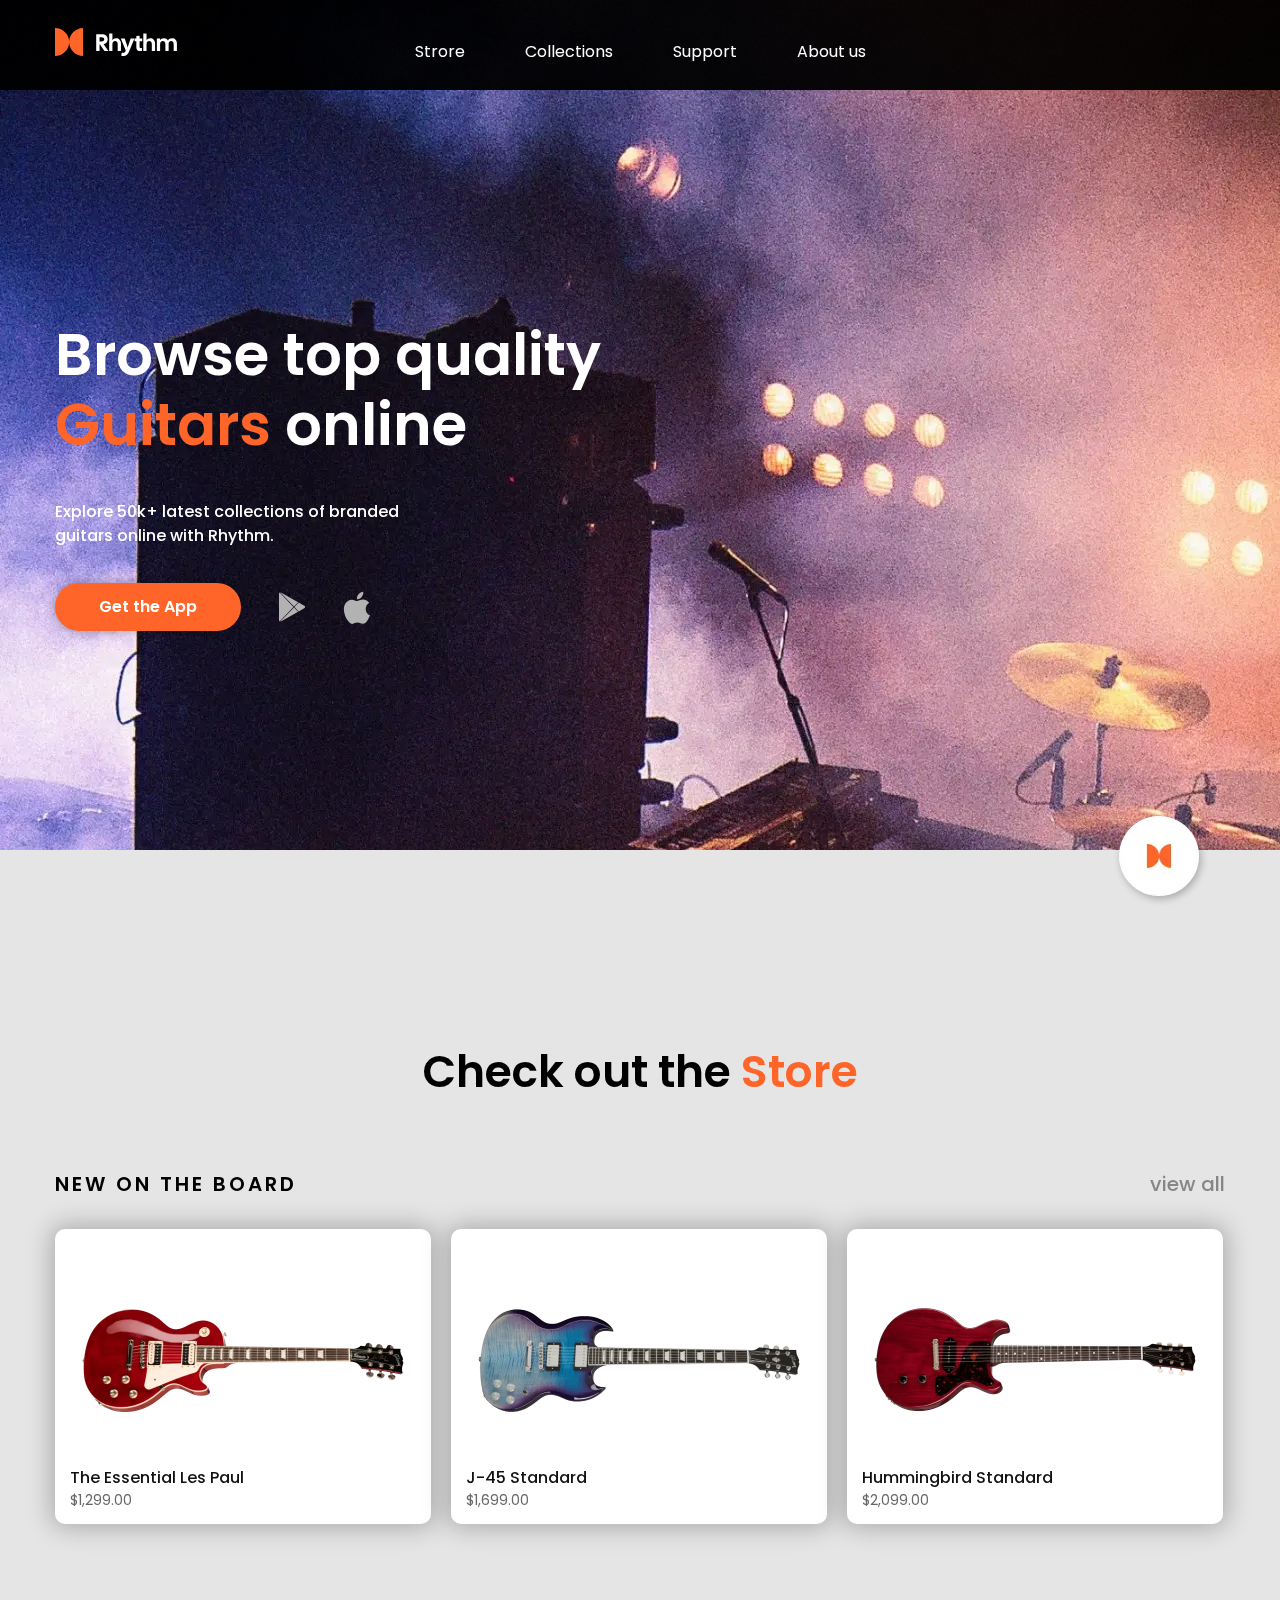
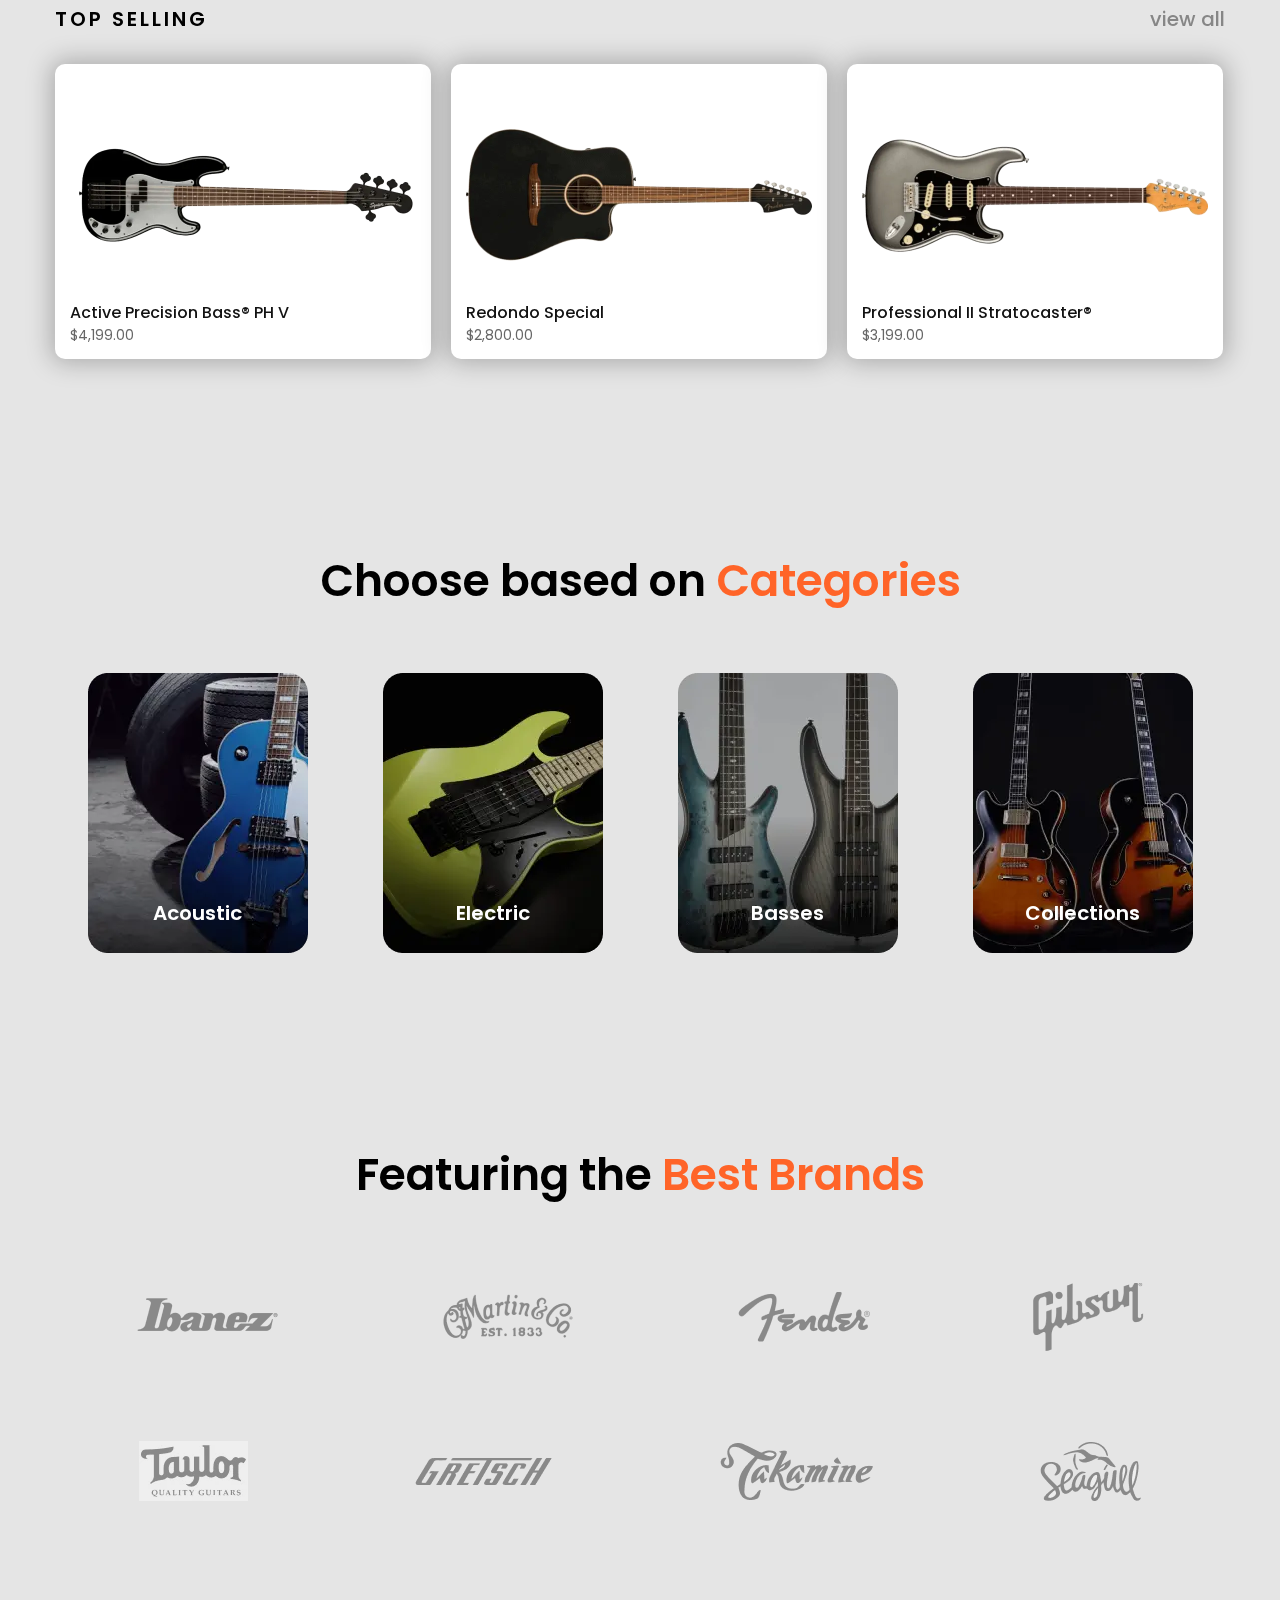
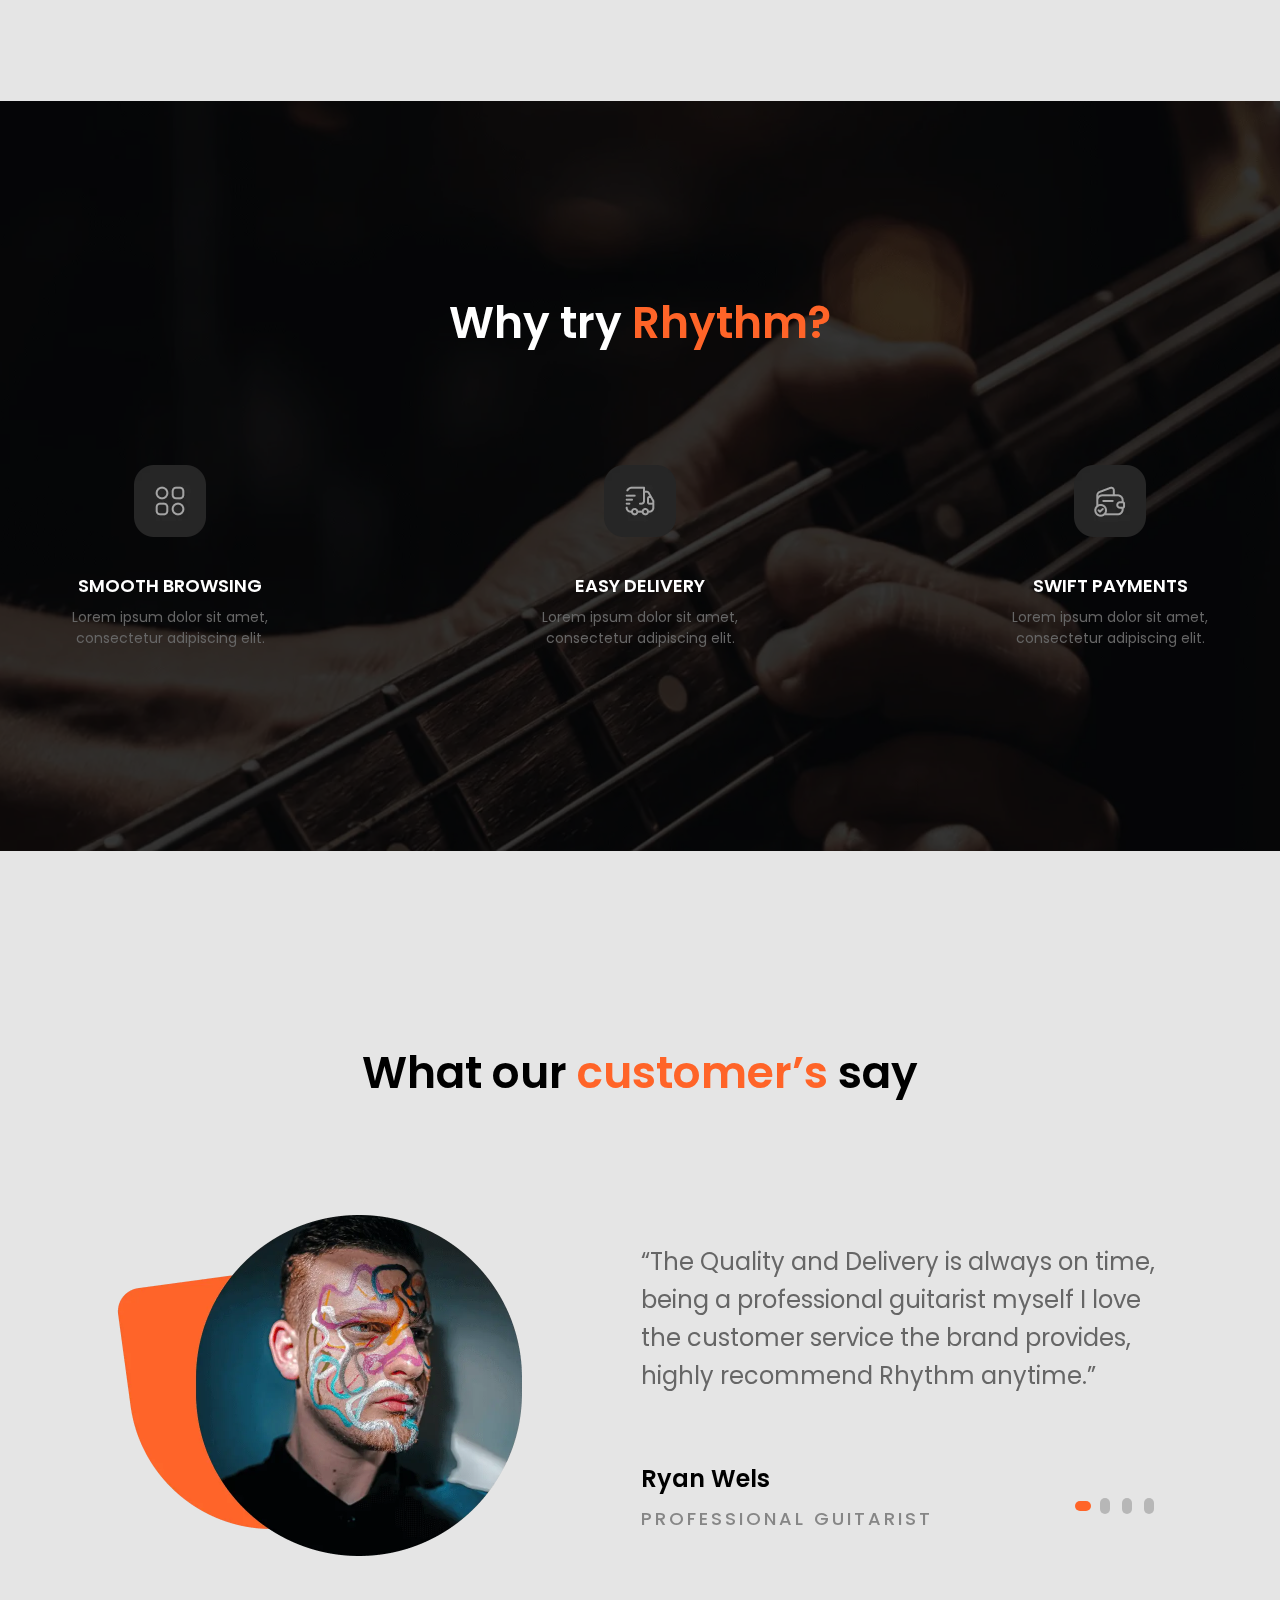
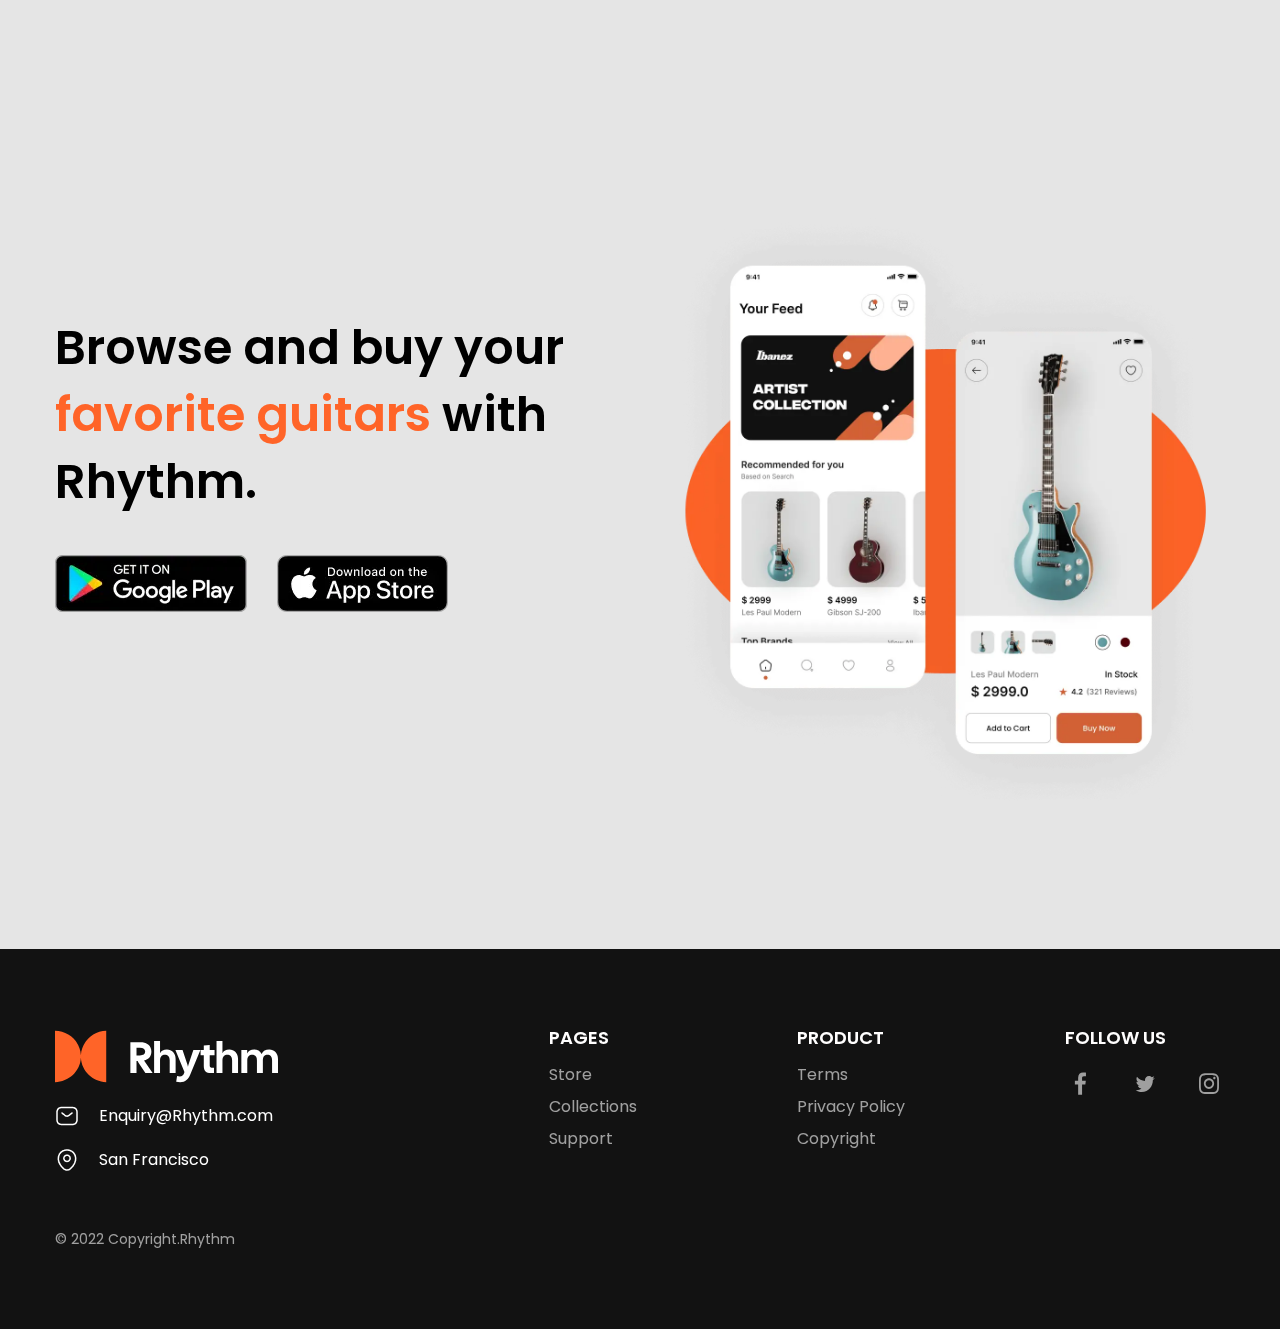
<file: index.html>
<!DOCTYPE html>
<html lang="en">

<head>
	<title>Guitar website</title>
	<meta charset="UTF-8">
	<meta name="format-detection" content="telephone=no">
	<!-- <style>body{opacity: 0;}</style> -->
	<link rel="stylesheet" href="css/style.min.css?_v=20220713114115">
	<link rel="shortcut icon" href="favicon.ico">
	<!-- <meta name="robots" content="noindex, nofollow"> -->
	<meta name="viewport" content="width=device-width, initial-scale=1.0">
</head>

<body>
	<div class="wrapper">

		<header class="header">
			<div class="header__container">
				<a class="header__logo" href="index.html"><img src="img/logo-site_white.svg" alt=""></a>
				<div class="header__menu menu">
					<button type="button" class="menu__icon icon-menu"><span></span></button>
					<nav class="menu__body">
						<ul class="menu__list">
							<li class="menu__item"><a href="guitar.html" class="menu__link">Strore</a></li>
							<li class="menu__item"><a href="#" class="menu__link">Collections</a></li>
							<li class="menu__item"><a href="#" class="menu__link">Support</a></li>
							<li class="menu__item"><a href="#" class="menu__link">About us</a></li>
						</ul>
					</nav>
				</div>
			</div>
		</header>
		<main class="page">
			<section class="home">
				<picture><source srcset="img/01_home-bckgr-2.webp" type="image/webp"><img class="home__backgr" src="img/01_home-bckgr-2.jpg" alt=""></picture>
				<div class="home__container">
					<div class="home__body">
						<h1 class="home__title">Browse top quality <span>Guitars</span> online</h1>
						<p class="home__text">Explore 50k+ latest collections of branded guitars online with Rhythm.</p>
						<div class="home__block home-btn">
							<a class="home-btn__btn btn btn-white-orange" href="https://www.apple.com/app-store/" target="_blank">Get the App</a>
							<a class="home-btn__gstore-link" href="https://play.google.com/store/games" target="_blank"><img class="home-btn__gstore" src="img/logo-google_play.svg" alt=""></a>
							<a class="home-btn__appstore-link" href="https://www.apple.com/app-store/" target="_blank"><img class="home-btn__appstore" src="img/logo-apple_grey.svg" alt=""></a>
						</div>
					</div>
				</div>
			</section>
			<section class="store backgr-color">
				<div class="store__container">
					<picture><source srcset="img/logo-site-icon_white.webp" type="image/webp"><img class="store__logo" src="img/logo-site-icon_white.png" alt=""></picture>
					<h2 class="store__title title">Check out the <span>Store</span></h2>
					<div class="store__block newboard">
						<div class="newboard__head">
							<p class="newboard__title">NEW ON THE BOARD</p>
							<a href="#" class="newboard__title-more">view all</a>
						</div>
						<div class="newboard__cards card">
							<div class="card__body">
								<div class="card__icon-wrapper">
									<img class="card__icon" src="img/02__card-icon.svg" alt="">
								</div>
								<a class="card__link" href="guitar.html" target="_blank"><picture><source srcset="img/02_red2x_horiz.webp" type="image/webp"><img class="card__img" src="img/02_red2x_horiz.png" alt="" title="click image to view more informations"></picture></a>
								<div class="card__descrp">
									<p class="card__title">The Essential Les Paul</p>
									<p class="card__price">$1,299.00</p>
								</div>
								<div class="card__footer card-btn">
									<button data-popup="#popup" class="card-btn__cart btn btn-white-orange">Add to cart</button>
									<button data-popup="#popup" class="card-btn__watch btn btn-black-white ">Add to watchlist</button>
								</div>
							</div>
							<div class="card__body">
								<div class="card__icon-wrapper">
									<img class="card__icon" src="img/02__card-icon.svg" alt="">
								</div>
								<a class="card__link" href="guitar.html" target="_blank"><picture><source srcset="img/02_blue2x_horiz.webp" type="image/webp"><img class="card__img" src="img/02_blue2x_horiz.png" alt="" title="click image to view more informations"></picture></a>
								<div class="card__descrp">
									<p class="card__title">J-45 Standard</p>
									<p class="card__price">$1,699.00</p>
								</div>
								<div class="card__footer card-btn">
									<button data-popup="#popup" class="card-btn__cart btn btn-white-orange">Add to cart</button>
									<button data-popup="#popup" class="card-btn__watch btn btn-black-white ">Add to watchlist</button>
								</div>
							</div>
							<div class="card__body">
								<div class="card__icon-wrapper">
									<img class="card__icon" src="img/02__card-icon.svg" alt="">
								</div>
								<a class="card__link" href="guitar.html" target="_blank"><picture><source srcset="img/02_darkred2x_horiz.webp" type="image/webp"><img class="card__img" src="img/02_darkred2x_horiz.png" alt="" title="click image to view more informations"></picture></a>
								<div class="card__descrp">
									<p class="card__title">Hummingbird Standard</p>
									<p class="card__price">$2,099.00</p>
								</div>
								<div class="card__footer card-btn">
									<button data-popup="#popup" class="card-btn__cart btn btn-white-orange">Add to cart</button>
									<button data-popup="#popup" class="card-btn__watch btn btn-black-white ">Add to watchlist</button>
								</div>
							</div>
						</div>
					</div>
					<div class="store__block topsale">
						<div class="topsale__head">
							<p class="topsale__title">TOP SELLING</p>
							<a href="#" class="topsale__title-more">view all</a>
						</div>
						<div class="topsale__cards card">
							<div class="card__body">
								<div class="card__icon-wrapper">
									<img class="card__icon" src="img/02__card-icon.svg" alt="">
								</div>
								<a class="card__link" href="guitar.html" target="_blank"><picture><source srcset="img/02_blackwhite2x_horiz.webp" type="image/webp"><img class="card__img" src="img/02_blackwhite2x_horiz.png" alt="" title="click image to view more informations"></picture></a>
								<div class="card__descrp">
									<p class="card__title">Active Precision Bass® PH V</p>
									<p class="card__price">$4,199.00</p>
								</div>
								<div class="card__footer card-btn">
									<button data-popup="#popup" class="card-btn__cart btn btn-white-orange">Add to cart</button>
									<button data-popup="#popup" class="card-btn__watch btn btn-black-white ">Add to watchlist</button>
								</div>
							</div>
							<div class="card__body">
								<div class="card__icon-wrapper">
									<img class="card__icon" src="img/02__card-icon.svg" alt="">
								</div>
								<a class="card__link" href="guitar.html" target="_blank"><picture><source srcset="img/02_acoustic2x_horiz.webp" type="image/webp"><img class="card__img" src="img/02_acoustic2x_horiz.png" alt="" title="click image to view more informations"></picture></a>
								<div class="card__descrp">
									<p class="card__title">Redondo Special</p>
									<p class="card__price">$2,800.00</p>
								</div>
								<div class="card__footer card-btn">
									<button data-popup="#popup" class="card-btn__cart btn btn-white-orange">Add to cart</button>
									<button data-popup="#popup" class="card-btn__watch btn btn-black-white ">Add to watchlist</button>
								</div>
							</div>
							<div class="card__body">
								<div class="card__icon-wrapper">
									<img class="card__icon" src="img/02__card-icon.svg" alt="">
								</div>
								<a class="card__link" href="guitar.html" target="_blank"><picture><source srcset="img/02_grey2x_horiz.webp" type="image/webp"><img class="card__img" src="img/02_grey2x_horiz.png" alt="" title="click image to view more informations"></picture></a>
								<div class="card__descrp">
									<p class="card__title">Professional II Stratocaster®</p>
									<p class="card__price">$3,199.00</p>
								</div>
								<div class="card__footer card-btn">
									<button data-popup="#popup" class="card-btn__cart btn btn-white-orange">Add to cart</button>
									<button data-popup="#popup" class="card-btn__watch btn btn-black-white ">Add to watchlist</button>
								</div>
							</div>
						</div>
					</div>
				</div>
			</section>
			<section class="categories backgr-color">
				<div class="categories__container">
					<h2 class="categories__title title">Choose based on <span>Categories</span></h2>
					<div class="categories__body categories-card">
						<div class="categories-card__body">
							<a class="categories-card__link" href=""><picture><source srcset="img/03_categories-1.webp" type="image/webp"><img class="categories-card__img" src="img/03_categories-1.png" alt=""></picture></a>
							<p class="categories-card__dscrp">Acoustic</p>
						</div>
						<div class="categories-card__body">
							<a class="categories-card__link" href=""><picture><source srcset="img/03_categories-2.webp" type="image/webp"><img class="categories-card__img" src="img/03_categories-2.png" alt=""></picture></a>
							<p class="categories-card__dscrp">Electric</p>
						</div>
						<div class="categories-card__body">
							<a class="categories-card__link" href=""><picture><source srcset="img/03_categories-3.webp" type="image/webp"><img class="categories-card__img" src="img/03_categories-3.png" alt=""></picture></a>
							<p class="categories-card__dscrp">Basses</p>
						</div>
						<div class="categories-card__body">
							<a class="categories-card__link" href=""><picture><source srcset="img/03_categories-4.webp" type="image/webp"><img class="categories-card__img" src="img/03_categories-4.png" alt=""></picture></a>
							<p class="categories-card__dscrp">Collections</p>
						</div>
					</div>
				</div>
			</section>
			<section class="brands backgr-color">
				<div class="brands__container">
					<h2 class="brands__title title">Featuring the <span>Best Brands</span></h2>
					<div class="brands__body">
						<div class="brands__block">
							<div class="brands__wrapper"><picture><source srcset="img/04_brand_ibanez-1.webp" type="image/webp"><img class="brands__img" src="img/04_brand_ibanez-1.png" alt=""></picture></div>
							<div class="brands__wrapper"><picture><source srcset="img/04_brand_martin-2.webp" type="image/webp"><img class="brands__img" src="img/04_brand_martin-2.png" alt=""></picture></div>
							<div class="brands__wrapper"><picture><source srcset="img/04_brand_fender-3.webp" type="image/webp"><img class="brands__img" src="img/04_brand_fender-3.png" alt=""></picture></div>
							<div class="brands__wrapper"><picture><source srcset="img/04_brand_gibson-4.webp" type="image/webp"><img class="brands__img" src="img/04_brand_gibson-4.png" alt=""></picture></div>
						</div>
						<div class="brands__block">
							<div class="brands__wrapper"><picture><source srcset="img/04_brand_taylor-5.webp" type="image/webp"><img class="brands__img" src="img/04_brand_taylor-5.png" alt=""></picture></div>
							<div class="brands__wrapper"><picture><source srcset="img/04_brand_gretsch-6.webp" type="image/webp"><img class="brands__img" src="img/04_brand_gretsch-6.png" alt=""></picture></div>
							<div class="brands__wrapper"><picture><source srcset="img/04_brand_takamine-7.webp" type="image/webp"><img class="brands__img" src="img/04_brand_takamine-7.png" alt=""></picture></div>
							<div class="brands__wrapper"><picture><source srcset="img/04_brand_seagul-8.webp" type="image/webp"><img class="brands__img" src="img/04_brand_seagul-8.png" alt=""></picture></div>
						</div>
					</div>
				</div>
			</section>
			<section class="tryapp">
				<picture><source srcset="img/05_try-backgr.webp" type="image/webp"><img class="tryapp__backgr" src="img/05_try-backgr.png" alt=""></picture>
				<div class="tryapp__container">
					<h2 class="tryapp__title title">Why try <span>Rhythm?</span></h2>
					<div class="tryapp__body">
						<div class="tryapp__block tryapp-descr">
							<div class="tryapp-descr__wrapper"><picture><source srcset="img/05_try-icon-1.webp" type="image/webp"><img class="tryapp-descr__img" src="img/05_try-icon-1.png" alt=""></picture></div>
							<p class="tryapp-descr__title">Smooth Browsing</p>
							<p class="tryapp-descr__text">Lorem ipsum dolor sit amet, consectetur adipiscing elit.</p>
						</div>
						<div class="tryapp__block tryapp-descr">
							<div class="tryapp-descr__wrapper"><picture><source srcset="img/05_try-icon-2.webp" type="image/webp"><img class="tryapp-descr__img" src="img/05_try-icon-2.png" alt=""></picture></div>
							<p class="tryapp-descr__title">EASY Delivery </p>
							<p class="tryapp-descr__text">Lorem ipsum dolor sit amet, consectetur adipiscing elit.</p>
						</div>
						<div class="tryapp__block tryapp-descr">
							<div class="tryapp-descr__wrapper"><picture><source srcset="img/05_try-icon-3.webp" type="image/webp"><img class="tryapp-descr__img" src="img/05_try-icon-3.png" alt=""></picture></div>
							<p class="tryapp-descr__title">SwiFT PAYMENTS</p>
							<p class="tryapp-descr__text">Lorem ipsum dolor sit amet, consectetur adipiscing elit.</p>
						</div>
					</div>
				</div>
			</section>
			<section class="testimonials backgr-color">
				<div class="testimonials__container">
					<h2 class="testimonials__title title">What our <span>customer’s</span> say</h2>
					<div class="testimonials__slider swiper">
						<div class="testimonials__wrapper swiper-wrapper">
							<!-- Слайд -->
							<div class="testimonials__slide swiper-slide">
								<div class="testimonials__img-wrapper"><picture><source srcset="img/06_testim-img-1.webp" type="image/webp"><img class="testimonials__img" src="img/06_testim-img-1.png" alt=""></picture></div>
								<div class="testimonials__descrp">
									<p class="testimonials__text">“The Quality and Delivery is always on time, being a professional guitarist myself I love the customer service the brand provides, highly recommend Rhythm anytime.”</p>
									<div class="testimonials__position-block">
										<p class="testimonials__name">Ryan Wels</p>
										<p class="testimonials__profession">PROFESSIONAL GUITARIST</p>
									</div>
								</div>
							</div>
							<div class="testimonials__slide swiper-slide">
								<div class="testimonials__img-wrapper"><picture><source srcset="img/06_testim-img-1.webp" type="image/webp"><img class="testimonials__img" src="img/06_testim-img-1.png" alt=""></picture></div>
								<div class="testimonials__descrp">
									<p class="testimonials__text">“The Quality and Delivery is always on time, being a professional guitarist myself I love the customer service the brand provides, highly recommend Rhythm anytime.”</p>
									<div class="testimonials__position-block">
										<p class="testimonials__name">Ryan Wels</p>
										<p class="testimonials__profession">PROFESSIONAL GUITARIST</p>
									</div>
								</div>
							</div>
							<div class="testimonials__slide swiper-slide">
								<div class="testimonials__img-wrapper"><picture><source srcset="img/06_testim-img-1.webp" type="image/webp"><img class="testimonials__img" src="img/06_testim-img-1.png" alt=""></picture></div>
								<div class="testimonials__descrp">
									<p class="testimonials__text">“The Quality and Delivery is always on time, being a professional guitarist myself I love the customer service the brand provides, highly recommend Rhythm anytime.”</p>
									<div class="testimonials__position-block">
										<p class="testimonials__name">Ryan Wels</p>
										<p class="testimonials__profession">PROFESSIONAL GUITARIST</p>
									</div>
								</div>
							</div>
							<div class="testimonials__slide swiper-slide">
								<div class="testimonials__img-wrapper"><picture><source srcset="img/06_testim-img-1.webp" type="image/webp"><img class="testimonials__img" src="img/06_testim-img-1.png" alt=""></picture></div>
								<div class="testimonials__descrp">
									<p class="testimonials__text">“The Quality and Delivery is always on time, being a professional guitarist myself I love the customer service the brand provides, highly recommend Rhythm anytime.”</p>
									<div class="testimonials__position-block">
										<p class="testimonials__name">Ryan Wels</p>
										<p class="testimonials__profession">PROFESSIONAL GUITARIST</p>
									</div>
								</div>
							</div>
						</div>
						<div class="swiper-pagination"></div>
					</div>
				</div>
			</section>
			<section class="appstore backgr-color">
				<div class="appstore__container">
					<div class="appstore__downld">
						<h2 class="appstore__title title">Browse and buy your <span>favorite guitars</span> with Rhythm.</h2>
						<div class="appstore__buttons">
							<a class="appstore__link" href="https://play.google.com/store/games" target="_blank"><picture><source srcset="img/07_appstore-btn.webp" type="image/webp"><img class="appstore__gstrore" src="img/07_appstore-btn.png" alt=""></picture></a>
							<a class="appstore__link" href="https://www.apple.com/app-store/" target="_blank"><picture><source srcset="img/07_appstore-btn-apple.webp" type="image/webp"><img class="appstore__appstrore" src="img/07_appstore-btn-apple.png" alt=""></picture></a>
						</div>
					</div>
					<div class="appstore__img-wrapper">
						<picture><source srcset="img/07_appstore-img.webp" type="image/webp"><img class="appstore__img" src="img/07_appstore-img.png" alt=""></picture>
					</div>
				</div>
			</section>

		</main>
		<footer class="footer">
			<div class="footer__container">
				<div class="footer__contacts">
					<div class="footer__contact">
						<img class="footer__logo" src="img/logo-site_white.svg" alt="">
						<div class="footer__email-wrapper">
							<picture><source srcset="img/footer-icon-email.webp" type="image/webp"><img src="img/footer-icon-email.png" alt=""></picture>
							<a class="footer__email" href="mailto:Enquiry@Rhythm.com">Enquiry@Rhythm.com</a>
						</div>
						<div class="footer__location-wrapper">
							<picture><source srcset="img/footer-icon-location.webp" type="image/webp"><img src="img/footer-icon-location.png" alt=""></picture>
							<a class="footer__location" href="https://goo.gl/maps/DVrFCMSwU4hT6dR76" target="_blank">San Francisco</a>
						</div>
					</div>
					<p class="footer__copy">© 2022 Copyright.Rhythm</p>
				</div>
				<div class="footer__links">
					<div class="footer__links-wrapper">
						<p class="footer__pages-title footer__link-title">PAGES</p>
						<a class="footer__pages-link footer__link" href="#">Store</a>
						<a class="footer__pages-link footer__link" href="#">Collections</a>
						<a class="footer__pages-link footer__link" href="#">Support</a>
					</div>
					<div class="footer__links-wrapper">
						<p class="footer__product-title footer__link-title">PRODUCT</p>
						<a class="footer__product-link footer__link" href="#">Terms</a>
						<a class="footer__product-link footer__link" href="#">Privacy Policy</a>
						<a class="footer__product-link footer__link" href="#">Copyright</a>
					</div>
					<div class="footer__follow">
						<p class="footer__follow-title footer__link-title">FOLLOW US</p>
						<div class="footer__picture">
							<a href="https://www.facebook.com/" target="_blank"><img class="footer__icon icon-facebook" src="img/footer-icon-facebook.svg" alt=""></a>
							<a href="https://twitter.com/home" target="_blank"><img class="footer__icon icon-twitter" src="img/footer-icon-twitter.svg" alt=""></a>
							<a href="https://www.instagram.com/" target="_blank"><img class="footer__icon icon-instagram" src="img/footer-icon-instagramm.svg" alt=""></a>
						</div>
					</div>
				</div>
			</div>
		</footer>
	</div>
	<div id="popup" aria-hidden="true" class="popup">
		<div class="popup__wrapper">
			<div class="popup__content">
				<button data-close type="button" class="popup__close"></button>
				<div class="popup__text">
					Download app to add item
				</div>
				<button class="home-btn__btn btn btn-white-orange"><a href="https://www.apple.com/app-store/" target="_blank">Get the App</a></button>
			</div>
		</div>
	</div>
	<script src="js/app.min.js?_v=20220713114115"></script>
</body>

</html>
</file>
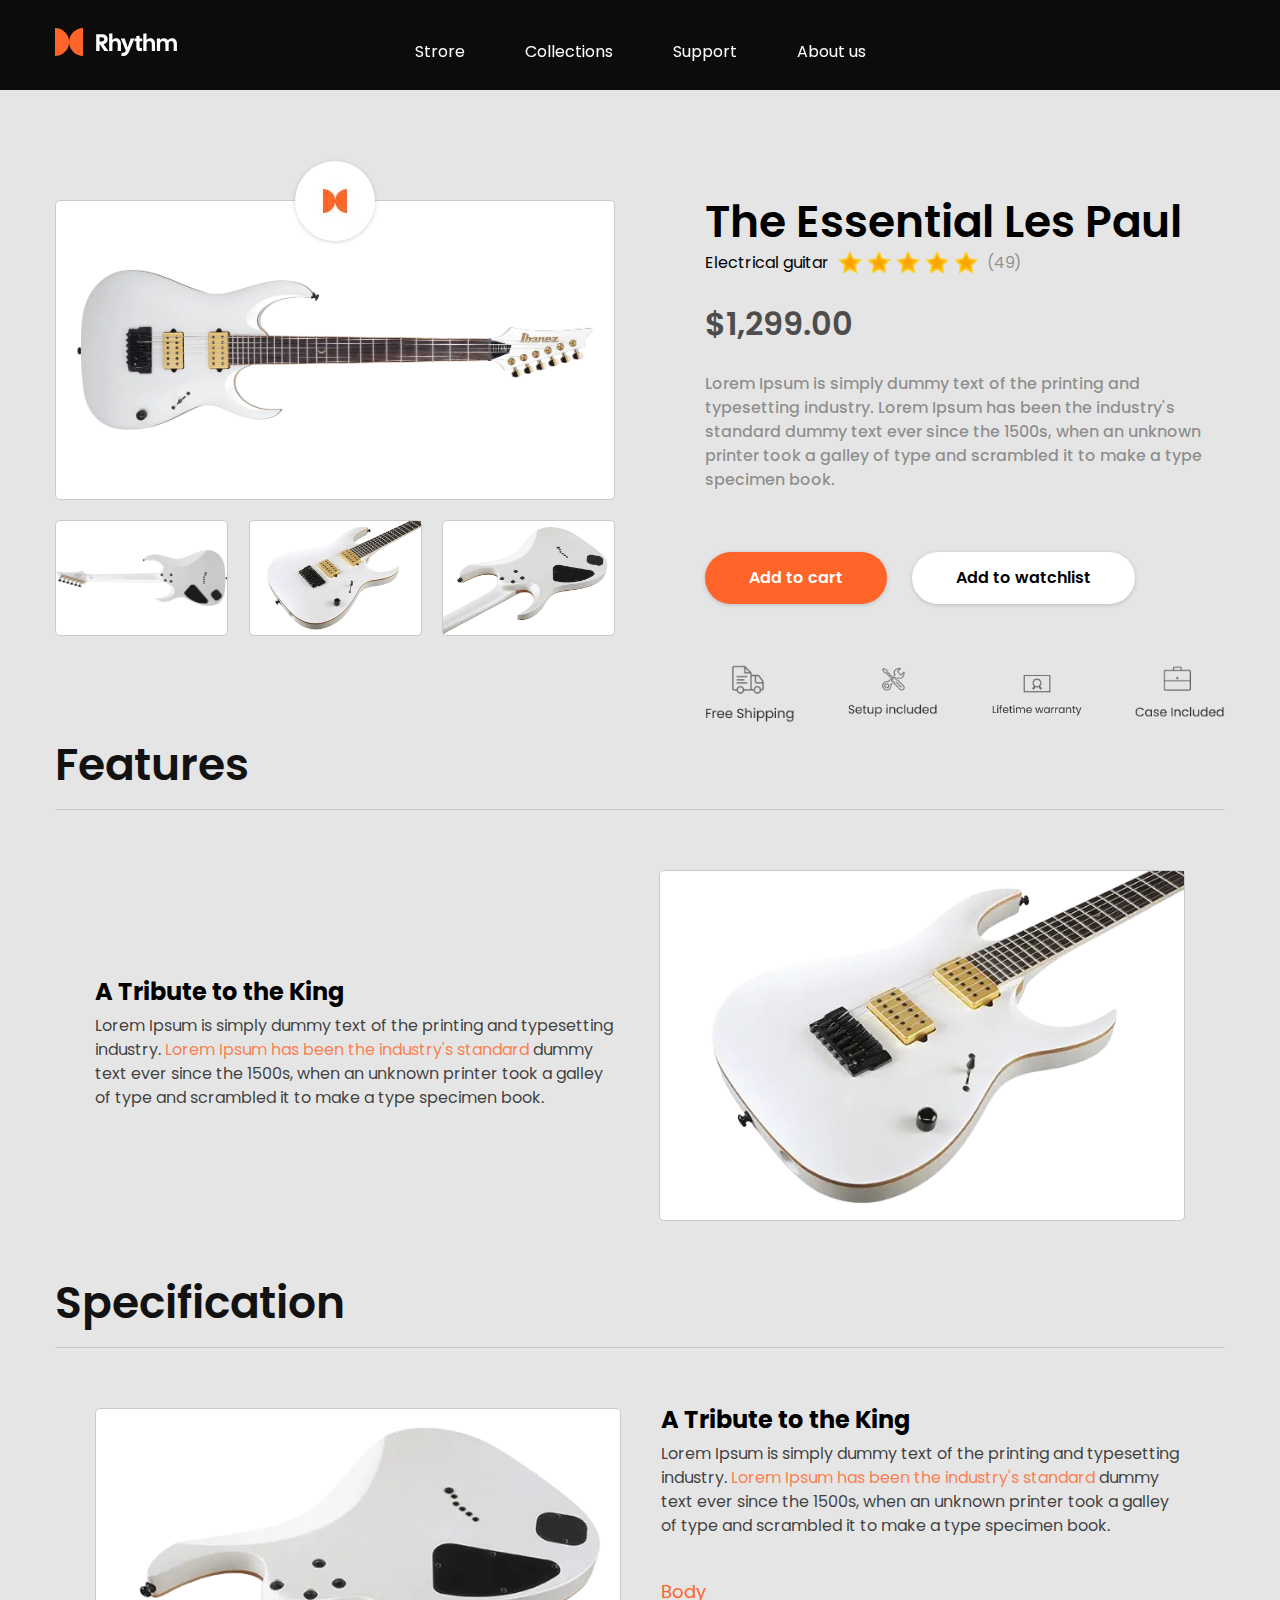
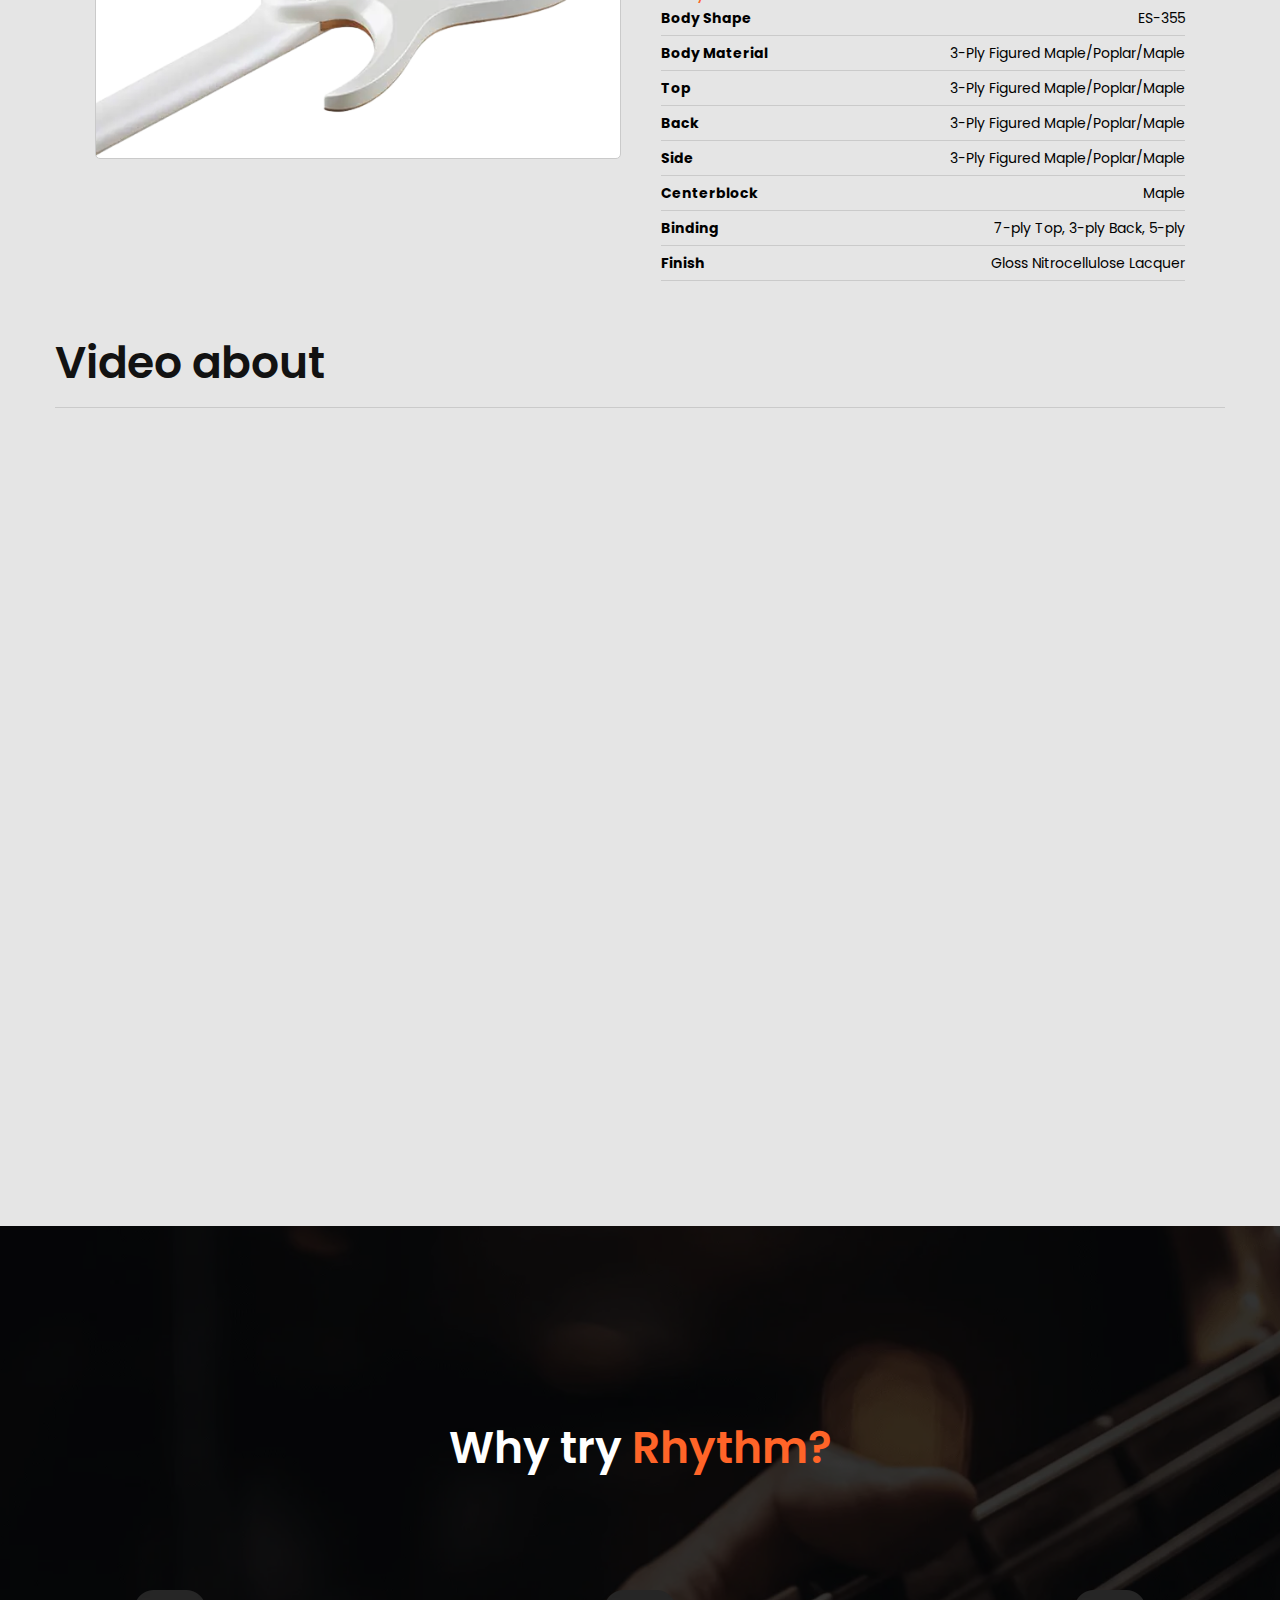
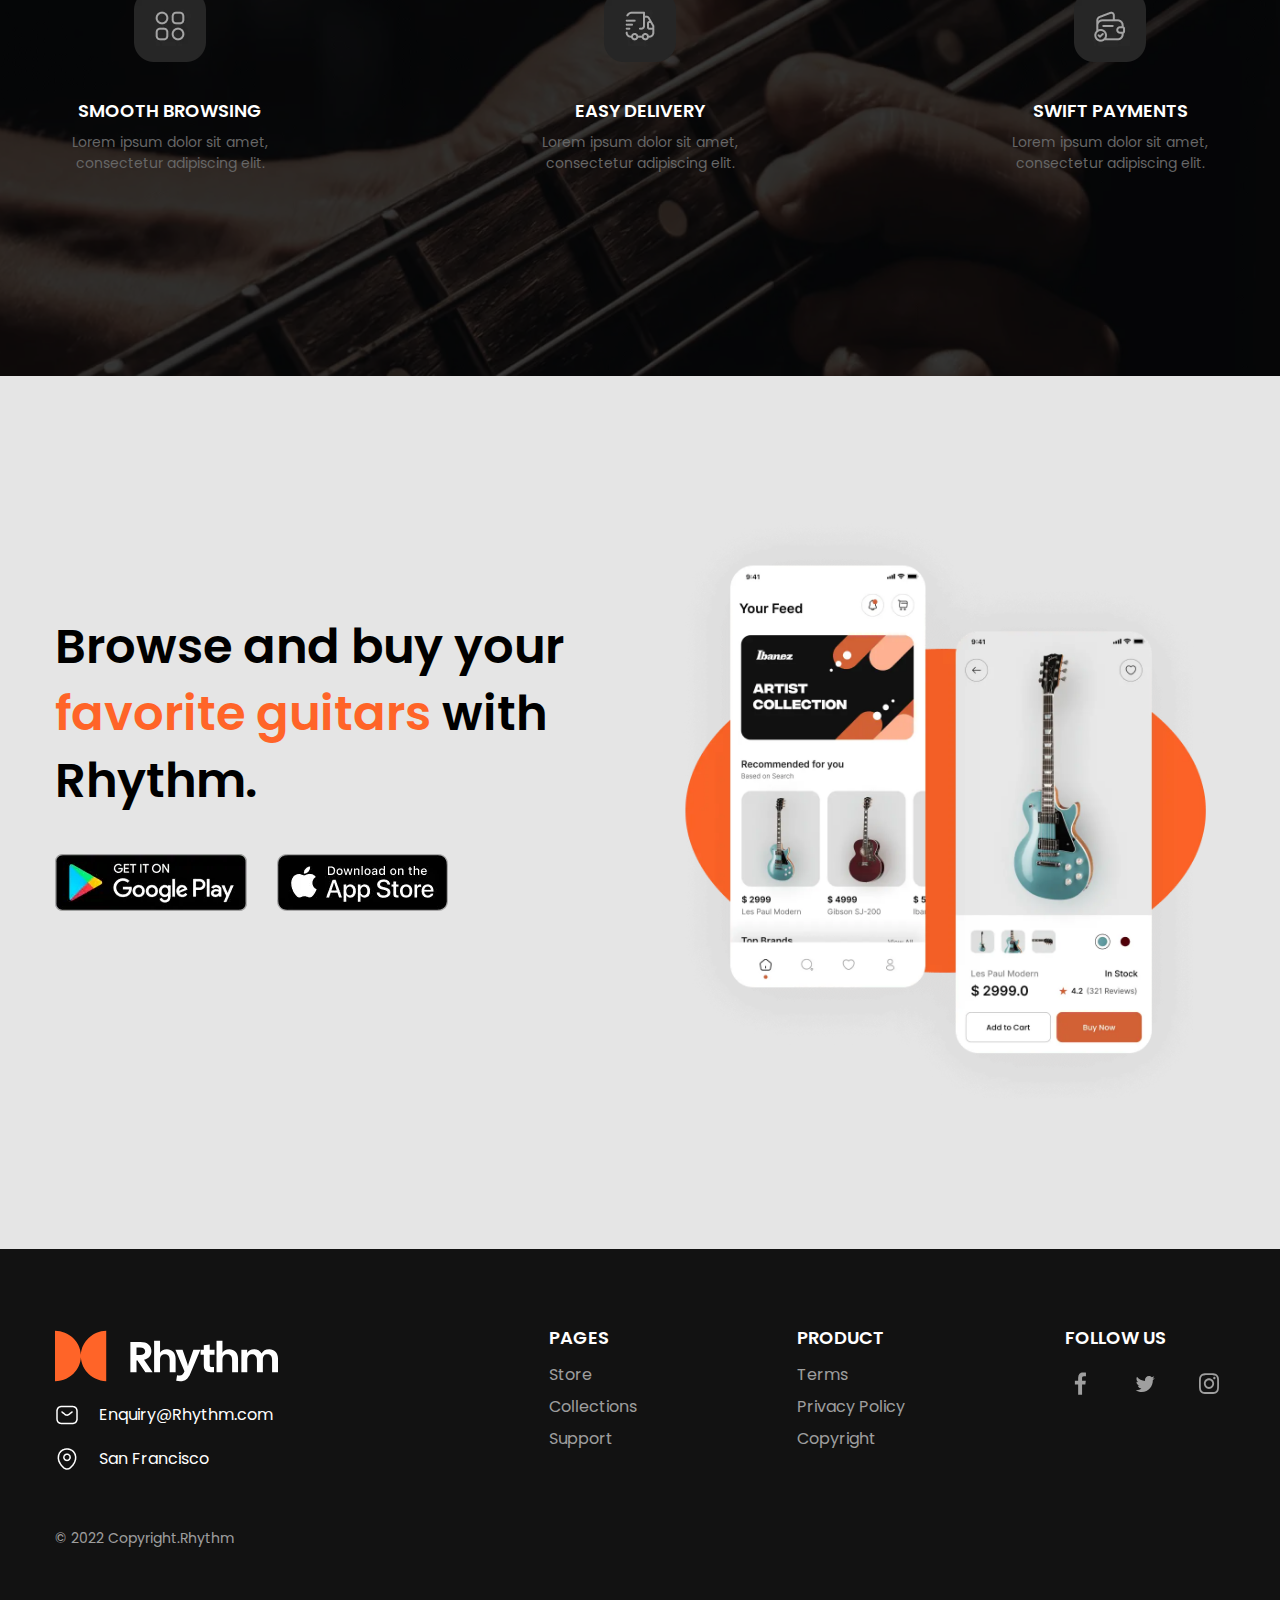
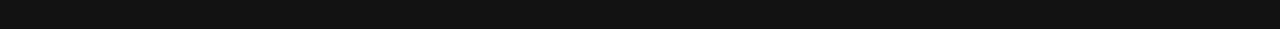
<file: guitar.html>
<!DOCTYPE html>
<html lang="en">

<head>
	<title>Guitar website</title>
	<meta charset="UTF-8">
	<meta name="format-detection" content="telephone=no">
	<!-- <style>body{opacity: 0;}</style> -->
	<link rel="stylesheet" href="css/style.min.css?_v=20220713114115">
	<link rel="shortcut icon" href="favicon.ico">
	<!-- <meta name="robots" content="noindex, nofollow"> -->
	<meta name="viewport" content="width=device-width, initial-scale=1.0">
</head>

<body>
	<div class="wrapper">

		<header class="header">
			<div class="header__container">
				<a class="header__logo" href="index.html"><img src="img/logo-site_white.svg" alt=""></a>
				<div class="header__menu menu">
					<button type="button" class="menu__icon icon-menu"><span></span></button>
					<nav class="menu__body">
						<ul class="menu__list">
							<li class="menu__item"><a href="guitar.html" class="menu__link">Strore</a></li>
							<li class="menu__item"><a href="#" class="menu__link">Collections</a></li>
							<li class="menu__item"><a href="#" class="menu__link">Support</a></li>
							<li class="menu__item"><a href="#" class="menu__link">About us</a></li>
						</ul>
					</nav>
				</div>
			</div>
		</header>
		<main class="page">
			<section class="guitar">
				<div class="guitar__container">
					<div class="guitar__more-about">
						<div class="more-about__gallery-wrapper">
							<div data-gallery class="more-about__gallery gallery">
								<a href="img/details/guitar-main-big.png" class="gallery__image gallery__image-first">
									<picture><source srcset="img/details/guitar-main-small.webp" type="image/webp"><img src="img/details/guitar-main-small.png" alt="preview" class="gallery__preview gallery__preview-first"></picture>
								</a>
								<a href="img/details/guitar-2-big.png" class="gallery__image">
									<picture><source srcset="img/details/guitar-2-small.webp" type="image/webp"><img src="img/details/guitar-2-small.png" alt="preview" class="gallery__preview"></picture>
								</a>
								<a href="img/details/guitar-3-big.png" class="gallery__image">
									<picture><source srcset="img/details/guitar-3-small.webp" type="image/webp"><img src="img/details/guitar-3-small.png" alt="preview" class="gallery__preview"></picture>
								</a>
								<a href="img/details/guitar-4-big.png" class="gallery__image">
									<picture><source srcset="img/details/guitar-4-small.webp" type="image/webp"><img src="img/details/guitar-4-small.png" alt="preview" class="gallery__preview"></picture>
								</a>
							</div>
							<picture><source srcset="img/details/logo-site-icon_white.webp" type="image/webp"><img class="more-about__logo-site" src="img/details/logo-site-icon_white.png" alt=""></picture>
						</div>
						<div class="more-about__detail">
							<div class="detail__descrp">
								<h2 class="detail__title">The Essential Les Paul</h2>
								<div class="detail__sub-title">
									<p class="sub-title__item">Electrical guitar</p>
									<picture><source srcset="img/details/icons-star.webp" type="image/webp"><img class="sub-title__img-stars" src="img/details/icons-star.png" alt=""></picture>
									<p class="sub-title__likes">(49)</p>
								</div>
								<p class="detail__price">$1,299.00</p>
								<p class="detail__text">Lorem Ipsum is simply dummy text of the printing and typesetting industry. Lorem Ipsum has been the industry's standard dummy text ever since the 1500s, when an unknown printer took a galley of
									type and scrambled it to make a type specimen book. </p>
								<div class="detail__buttons">
									<a data-popup="#popup" href="#" class="detail__btn btn btn-white-orange">Add to cart</a>
									<a data-popup="#popup" href="#" class="detail__btn btn btn-black-white btn-secondary-media">Add to watchlist</a>
								</div>
							</div>
							<div class="detail__benefits-icon">
								<picture><source srcset="img/details/icon-free.webp" type="image/webp"><img class="benefits-icon__img" src="img/details/icon-free.png" alt=""></picture>
								<picture><source srcset="img/details/icon-setup.webp" type="image/webp"><img class="benefits-icon__img" src="img/details/icon-setup.png" alt=""></picture>
								<picture><source srcset="img/details/icon-warranty.webp" type="image/webp"><img class="benefits-icon__img" src="img/details/icon-warranty.png" alt=""></picture>
								<picture><source srcset="img/details/icon-case.webp" type="image/webp"><img class="benefits-icon__img" src="img/details/icon-case.png" alt=""></picture>
							</div>
						</div>
					</div>
					<div class="guitar__features">
						<h2 class="features__title">Features</h2>
						<div class="features__wrapper">
							<div class="features__descrp">
								<h3 class="features__sub-title">A Tribute to the King</h3>
								<p class="features__text">Lorem Ipsum is simply dummy text of the printing and typesetting industry. <span class="span-color">Lorem Ipsum has been the industry's standard</span> dummy text ever since the
									1500s, when an unknown printer took a galley of type and scrambled it to make a type specimen book. </p>
							</div>
							<div class="features__image">
								<picture><source srcset="img/details/guitar-3-big.webp" type="image/webp"><img class="features__image-item" src="img/details/guitar-3-big.png" alt=""></picture>
							</div>
						</div>
					</div>
					<div class="guitar__specification">
						<h2 class="specification__title">Specification</h2>
						<div class="specification__wrapper">
							<div class="specification__image">
								<picture><source srcset="img/details/guitar-4-big.webp" type="image/webp"><img class="specification__image-item" src="img/details/guitar-4-big.png" alt=""></picture>
							</div>
							<div class="specification__descrp">
								<h3 class="specification__sub-title">A Tribute to the King</h3>
								<p class="specification__text">Lorem Ipsum is simply dummy text of the printing and typesetting industry. <span class="span-color">Lorem Ipsum has been the industry's standard</span> dummy text ever since the
									1500s, when an unknown printer took a galley of type and scrambled it to make a type specimen book.</p>
								<div class="specification__tabl">
									<h4 class="tabl__title">Body</h4>
									<ul class="tabl__block">
										<li class="tabl__line">
											<p class="tabl__line-text column-bold"">Body Shape</p>
                                            <p class=" tabl__line-text">ES-355</p>
										</li>
										<li class="tabl__line">
											<p class="tabl__line-text column-bold"">Body Material</p>
                                            <p class=" tabl__line-text">3-Ply Figured Maple/Poplar/Maple</p>
										</li>
										<li class="tabl__line">
											<p class="tabl__line-text column-bold"">Top</p>
                                            <p class=" tabl__line-text">3-Ply Figured Maple/Poplar/Maple</p>
										</li>
										<li class="tabl__line">
											<p class="tabl__line-text column-bold"">Back</p>
                                            <p class=" tabl__line-text">3-Ply Figured Maple/Poplar/Maple</p>
										</li>
										<li class="tabl__line">
											<p class="tabl__line-text column-bold"">Side</p>
                                            <p class=" tabl__line-text">3-Ply Figured Maple/Poplar/Maple</p>
										</li>
										<li class="tabl__line">
											<p class="tabl__line-text column-bold"">Centerblock</p>
                                            <p class=" tabl__line-text">Maple</p>
										</li>
										<li class="tabl__line">
											<p class="tabl__line-text column-bold"">Binding</p>
                                            <p class=" tabl__line-text">7-ply Top, 3-ply Back, 5-ply</p>
										</li>
										<li class="tabl__line">
											<p class="tabl__line-text column-bold"">Finish</p>
                                            <p class=" tabl__line-text">Gloss Nitrocellulose Lacquer</p>
										</li>
									</ul>
								</div>
							</div>
						</div>
					</div>
					<div class="guitar__video">
						<h2 class="video__title">Video about</h2>
						<iframe width="" height="" src="https://www.youtube.com/embed/GtLj10qf2DY?start=11" title="YouTube video player" frameborder="0" allow="accelerometer; autoplay; clipboard-write; encrypted-media; gyroscope; picture-in-picture" allowfullscreen></iframe>
					</div>
				</div>
			</section>
			<section class="tryapp">
				<picture><source srcset="img/05_try-backgr.webp" type="image/webp"><img class="tryapp__backgr" src="img/05_try-backgr.png" alt=""></picture>
				<div class="tryapp__container">
					<h2 class="tryapp__title title">Why try <span>Rhythm?</span></h2>
					<div class="tryapp__body">
						<div class="tryapp__block tryapp-descr">
							<div class="tryapp-descr__wrapper"><picture><source srcset="img/05_try-icon-1.webp" type="image/webp"><img class="tryapp-descr__img" src="img/05_try-icon-1.png" alt=""></picture></div>
							<p class="tryapp-descr__title">Smooth Browsing</p>
							<p class="tryapp-descr__text">Lorem ipsum dolor sit amet, consectetur adipiscing elit.</p>
						</div>
						<div class="tryapp__block tryapp-descr">
							<div class="tryapp-descr__wrapper"><picture><source srcset="img/05_try-icon-2.webp" type="image/webp"><img class="tryapp-descr__img" src="img/05_try-icon-2.png" alt=""></picture></div>
							<p class="tryapp-descr__title">EASY Delivery </p>
							<p class="tryapp-descr__text">Lorem ipsum dolor sit amet, consectetur adipiscing elit.</p>
						</div>
						<div class="tryapp__block tryapp-descr">
							<div class="tryapp-descr__wrapper"><picture><source srcset="img/05_try-icon-3.webp" type="image/webp"><img class="tryapp-descr__img" src="img/05_try-icon-3.png" alt=""></picture></div>
							<p class="tryapp-descr__title">SwiFT PAYMENTS</p>
							<p class="tryapp-descr__text">Lorem ipsum dolor sit amet, consectetur adipiscing elit.</p>
						</div>
					</div>
				</div>
			</section>
			<section class="appstore backgr-color">
				<div class="appstore__container">
					<div class="appstore__downld">
						<h2 class="appstore__title title">Browse and buy your <span>favorite guitars</span> with Rhythm.</h2>
						<div class="appstore__buttons">
							<a class="appstore__link" href="https://play.google.com/store/games" target="_blank"><picture><source srcset="img/07_appstore-btn.webp" type="image/webp"><img class="appstore__gstrore" src="img/07_appstore-btn.png" alt=""></picture></a>
							<a class="appstore__link" href="https://www.apple.com/app-store/" target="_blank"><picture><source srcset="img/07_appstore-btn-apple.webp" type="image/webp"><img class="appstore__appstrore" src="img/07_appstore-btn-apple.png" alt=""></picture></a>
						</div>
					</div>
					<div class="appstore__img-wrapper">
						<picture><source srcset="img/07_appstore-img.webp" type="image/webp"><img class="appstore__img" src="img/07_appstore-img.png" alt=""></picture>
					</div>
				</div>
			</section>
		</main>
		<footer class="footer">
			<div class="footer__container">
				<div class="footer__contacts">
					<div class="footer__contact">
						<img class="footer__logo" src="img/logo-site_white.svg" alt="">
						<div class="footer__email-wrapper">
							<picture><source srcset="img/footer-icon-email.webp" type="image/webp"><img src="img/footer-icon-email.png" alt=""></picture>
							<a class="footer__email" href="mailto:Enquiry@Rhythm.com">Enquiry@Rhythm.com</a>
						</div>
						<div class="footer__location-wrapper">
							<picture><source srcset="img/footer-icon-location.webp" type="image/webp"><img src="img/footer-icon-location.png" alt=""></picture>
							<a class="footer__location" href="https://goo.gl/maps/DVrFCMSwU4hT6dR76" target="_blank">San Francisco</a>
						</div>
					</div>
					<p class="footer__copy">© 2022 Copyright.Rhythm</p>
				</div>
				<div class="footer__links">
					<div class="footer__links-wrapper">
						<p class="footer__pages-title footer__link-title">PAGES</p>
						<a class="footer__pages-link footer__link" href="#">Store</a>
						<a class="footer__pages-link footer__link" href="#">Collections</a>
						<a class="footer__pages-link footer__link" href="#">Support</a>
					</div>
					<div class="footer__links-wrapper">
						<p class="footer__product-title footer__link-title">PRODUCT</p>
						<a class="footer__product-link footer__link" href="#">Terms</a>
						<a class="footer__product-link footer__link" href="#">Privacy Policy</a>
						<a class="footer__product-link footer__link" href="#">Copyright</a>
					</div>
					<div class="footer__follow">
						<p class="footer__follow-title footer__link-title">FOLLOW US</p>
						<div class="footer__picture">
							<a href="https://www.facebook.com/" target="_blank"><img class="footer__icon icon-facebook" src="img/footer-icon-facebook.svg" alt=""></a>
							<a href="https://twitter.com/home" target="_blank"><img class="footer__icon icon-twitter" src="img/footer-icon-twitter.svg" alt=""></a>
							<a href="https://www.instagram.com/" target="_blank"><img class="footer__icon icon-instagram" src="img/footer-icon-instagramm.svg" alt=""></a>
						</div>
					</div>
				</div>
			</div>
		</footer>
	</div>
	<div id="popup" aria-hidden="true" class="popup">
		<div class="popup__wrapper">
			<div class="popup__content">
				<button data-close type="button" class="popup__close"></button>
				<div class="popup__text">
					Download app to add item
				</div>
				<button class="home-btn__btn btn btn-white-orange"><a href="https://www.apple.com/app-store/" target="_blank">Get the App</a></button>
			</div>
		</div>
	</div>
	<script src="js/app.min.js?_v=20220713114115"></script>
</body>

</html>
</file>
<file: css/style.min.css>
@charset "UTF-8";@import url(https://fonts.googleapis.com/css?family=Poppins:100,200,300,regular,500,600,700,800,900&display=swap);*{padding:0;margin:0;border:0}*,:after,:before{-webkit-box-sizing:border-box;box-sizing:border-box}body,html{height:100%;min-width:320px}body{color:#000;line-height:1;font-family:Poppins;font-size:.875rem;-ms-text-size-adjust:100%;-moz-text-size-adjust:100%;-webkit-text-size-adjust:100%;-webkit-font-smoothing:antialiased;-moz-osx-font-smoothing:grayscale}button,input,textarea{font-family:Poppins;font-size:inherit}button{cursor:pointer;color:inherit;background-color:inherit}a{color:inherit}a:link,a:visited{text-decoration:none}a:hover{text-decoration:none}ul li{list-style:none}img{vertical-align:top}h1,h2,h3,h4,h5,h6{font-weight:inherit;font-size:inherit}.lock body{overflow:hidden;-ms-touch-action:none;touch-action:none;-ms-scroll-chaining:none;overscroll-behavior:none}.wrapper{min-height:100%;display:-webkit-box;display:-ms-flexbox;display:flex;-webkit-box-orient:vertical;-webkit-box-direction:normal;-ms-flex-direction:column;flex-direction:column;overflow:hidden}.wrapper>main{-webkit-box-flex:1;-ms-flex:1 1 auto;flex:1 1 auto}.wrapper>*{min-width:0}[class*=__container]{max-width:73.125rem;-webkit-box-sizing:content-box;box-sizing:content-box;margin:0 auto;padding:0 .9375rem}body::after{content:"";background-color:rgba(0,0,0,.5);position:fixed;width:100%;height:100%;top:0;left:0;opacity:0;-webkit-transition:opacity .8s ease 0s;-o-transition:opacity .8s ease 0s;transition:opacity .8s ease 0s;pointer-events:none;z-index:149}.popup-show body::after{opacity:1}.popup{position:fixed;top:0;left:0;bottom:0;right:0;padding:30px 10px;-webkit-transition:visibility .8s ease 0s;-o-transition:visibility .8s ease 0s;transition:visibility .8s ease 0s;visibility:hidden;pointer-events:none}.popup_show{z-index:150;visibility:visible;overflow:auto;pointer-events:auto}.popup_show .popup__content{visibility:visible;-webkit-transform:scale(1);-ms-transform:scale(1);transform:scale(1)}.popup__wrapper{display:-webkit-box;display:-ms-flexbox;display:flex;-webkit-box-orient:vertical;-webkit-box-direction:normal;-ms-flex-direction:column;flex-direction:column;-webkit-box-align:center;-ms-flex-align:center;align-items:center;min-height:100%;-webkit-box-flex:1;-ms-flex:1 1 auto;flex:1 1 auto;width:100%;display:flex;-webkit-box-pack:center;-ms-flex-pack:center;justify-content:center;align-items:center}.popup__content{visibility:hidden;-webkit-transform:scale(0);-ms-transform:scale(0);transform:scale(0);-webkit-transition:-webkit-transform .3s ease 0s;transition:-webkit-transform .3s ease 0s;-o-transition:transform .3s ease 0s;transition:transform .3s ease 0s;transition:transform .3s ease 0s,-webkit-transform .3s ease 0s;background-color:#eee;padding:40px;width:100%;max-width:700px;border-radius:20px;text-align:center}.lock .popup__content{visibility:visible}.popup__text{font-weight:500;font-size:20px;line-height:30px;text-align:center;color:#646464;padding-bottom:40px}.spollers{display:-ms-grid;display:grid;gap:15px}.spollers__item{font-size:1.25rem}.spollers__title{width:100%;cursor:default;text-align:left;border:1px solid #eee;padding:.625rem .9375rem;border-radius:.3125rem;position:relative}._spoller-init .spollers__title{cursor:pointer}._spoller-init .spollers__title::after,._spoller-init .spollers__title::before{content:"";position:absolute;right:10px;top:50%;background-color:#000;height:2px;width:15px;-webkit-transition:-webkit-transform .5s ease 0s;transition:-webkit-transform .5s ease 0s;-o-transition:transform .5s ease 0s;transition:transform .5s ease 0s;transition:transform .5s ease 0s,-webkit-transform .5s ease 0s}._spoller-init .spollers__title::before{-webkit-transform:translate(-75%,-50%) rotate(40deg);-ms-transform:translate(-75%,-50%) rotate(40deg);transform:translate(-75%,-50%) rotate(40deg)}._spoller-init .spollers__title::after{-webkit-transform:translate(0,-50%) rotate(-40deg);-ms-transform:translate(0,-50%) rotate(-40deg);transform:translate(0,-50%) rotate(-40deg)}._spoller-init .spollers__title._spoller-active::before{-webkit-transform:translateX(-75%) rotate(-40deg);-ms-transform:translateX(-75%) rotate(-40deg);transform:translateX(-75%) rotate(-40deg)}._spoller-init .spollers__title._spoller-active::after{-webkit-transform:rotate(40deg);-ms-transform:rotate(40deg);transform:rotate(40deg)}.spollers__body{padding:1.25rem;border-radius:.3125rem;border:1px solid #eee}.tabs__navigation{display:-webkit-box;display:-ms-flexbox;display:flex}.tabs__title{border:1px solid #eee;padding:.625rem .9375rem;border-radius:.3125rem}.tabs__title._tab-active{border:1px solid #000}.tabs__content{border:1px solid #eee;padding:.625rem .9375rem}#map{background:url(../img/icons/loading.gif) center/50px no-repeat}[data-showmore-button] span:last-child{display:none}._showmore-active [data-showmore-button] span{display:none}._showmore-active [data-showmore-button] span:last-child{display:block}[data-sticky]{position:relative}[data-fullscreen]{min-height:100vh}.touch [data-fullscreen]{min-height:calc(var(--vh,1vh) * 100)}.fp-init body{overflow:hidden;-ms-touch-action:none;touch-action:none;-ms-scroll-chaining:none;overscroll-behavior:none}[data-fp]{min-height:100vh}.touch [data-fp]{min-height:calc(var(--vh,1vh) * 100)}.fp-init [data-fp]{z-index:1;-ms-touch-action:none;touch-action:none;position:relative;overflow:hidden}.fp-switching [data-fp-section]{-ms-touch-action:none;touch-action:none}.fp-init [data-fp-section]{position:absolute;top:0;left:0;right:0;bottom:0;width:100%;height:100%;overflow:auto}.fp-init .cards-mode [data-fp-section],.fp-init .slider-mode [data-fp-section]{-webkit-transition:-webkit-transform .7s cubic-bezier(.55,.085,0,.99) 0s;transition:-webkit-transform .7s cubic-bezier(.55,.085,0,.99) 0s;-o-transition:transform .7s cubic-bezier(.55,.085,0,.99) 0s;transition:transform .7s cubic-bezier(.55,.085,0,.99) 0s;transition:transform .7s cubic-bezier(.55,.085,0,.99) 0s,-webkit-transform .7s cubic-bezier(.55,.085,0,.99) 0s}.fp-init .fade-mode [data-fp-section]{-webkit-transition:opacity .5s ease-in-out 0s,visibility .5s ease-in-out 0s;-o-transition:opacity .5s ease-in-out 0s,visibility .5s ease-in-out 0s;transition:opacity .5s ease-in-out 0s,visibility .5s ease-in-out 0s}.fp-bullets{position:fixed;top:50%;-webkit-transform:translate(0,-50%);-ms-transform:translate(0,-50%);transform:translate(0,-50%);right:2.5rem;max-height:100%;display:-webkit-box;display:-ms-flexbox;display:flex;-webkit-box-orient:vertical;-webkit-box-direction:normal;-ms-flex-direction:column;flex-direction:column;-ms-flex-wrap:wrap;flex-wrap:wrap;-webkit-box-align:center;-ms-flex-align:center;align-items:center;-webkit-box-pack:center;-ms-flex-pack:center;justify-content:center;z-index:2;gap:.625rem}.fp-bullets .fp-bullet{cursor:pointer;width:1.25rem;height:1.25rem;-webkit-box-flex:0;-ms-flex:0 0 1.25rem;flex:0 0 1.25rem;border-radius:.625rem;background-color:#100c46;-webkit-box-shadow:0 0 .1875rem #6257fe,0 0 1.875rem rgba(255,255,255,.8);box-shadow:0 0 .1875rem #6257fe,0 0 1.875rem rgba(255,255,255,.8);border:.0625rem solid #fff;opacity:.6;-webkit-transition:opacity .4s ease-in-out 0s,background-color .4s ease-in-out 0s,-webkit-transform .4s ease-in-out 0s,-webkit-box-shadow .4s ease-in-out 0s;transition:opacity .4s ease-in-out 0s,background-color .4s ease-in-out 0s,-webkit-transform .4s ease-in-out 0s,-webkit-box-shadow .4s ease-in-out 0s;-o-transition:transform .4s ease-in-out 0s,opacity .4s ease-in-out 0s,background-color .4s ease-in-out 0s,box-shadow .4s ease-in-out 0s;transition:transform .4s ease-in-out 0s,opacity .4s ease-in-out 0s,background-color .4s ease-in-out 0s,box-shadow .4s ease-in-out 0s;transition:transform .4s ease-in-out 0s,opacity .4s ease-in-out 0s,background-color .4s ease-in-out 0s,box-shadow .4s ease-in-out 0s,-webkit-transform .4s ease-in-out 0s,-webkit-box-shadow .4s ease-in-out 0s}.fp-bullets .fp-bullet-active{opacity:1;background-color:#6257fe;-webkit-transform:translate3D(-.3125rem,-.125rem,0);-ms-transform:translate3D(-.3125rem,-.125rem,0);transform:translate3D(-.3125rem,-.125rem,0);-webkit-box-shadow:.3125rem .125rem .1875rem #100c46,0 0 1.875rem rgba(255,255,255,.8);box-shadow:.3125rem .125rem .1875rem #100c46,0 0 1.875rem rgba(255,255,255,.8)}[class*=-ibg]{position:relative}[class*=-ibg] img{position:absolute;width:100%;height:100%;top:0;left:0;-o-object-fit:cover;object-fit:cover}[class*=-ibg_contain] img{-o-object-fit:contain;object-fit:contain}.header{position:fixed;width:100%;top:0;z-index:10}.header__container{position:relative;top:0;display:-webkit-box;display:-ms-flexbox;display:flex;-webkit-box-align:center;-ms-flex-align:center;align-items:center;-ms-flex-pack:distribute;justify-content:space-around;height:90px}.header__logo{position:absolute;top:27px;left:15px;z-index:3}.header__menu{right:-100%}header::before{content:"";position:absolute;top:0;left:0;width:100%;height:100%;background-color:rgba(0,0,0,.95);z-index:2}.menu__body{position:relative}.menu__list{display:-webkit-box;display:-ms-flexbox;display:flex;position:relative;z-index:3}.menu__item{padding-right:50px}.menu__item:last-child{padding-right:0}.menu__link{color:#fff;font-size:16px;padding:5px;-webkit-transition:color .3s linear;-o-transition:color .3s linear;transition:color .3s linear}.menu__link:hover{color:#c7c7c7}.icon-menu{opacity:0}.footer{background-color:#121212;min-height:380px}.footer__container{display:-webkit-box;display:-ms-flexbox;display:flex;-webkit-box-pack:justify;-ms-flex-pack:justify;justify-content:space-between;padding:80px 40px}.footer__contacts{display:-webkit-box;display:-ms-flexbox;display:flex;-webkit-box-orient:vertical;-webkit-box-direction:normal;-ms-flex-direction:column;flex-direction:column;-webkit-box-pack:justify;-ms-flex-pack:justify;justify-content:space-between;gap:60px}.footer__contact{display:-ms-grid;display:grid;gap:20px}.footer__logo{width:225px}.footer__email-wrapper{display:-webkit-box;display:-ms-flexbox;display:flex;-webkit-box-align:center;-ms-flex-align:center;align-items:center;gap:20px}.footer__email-wrapper img{color:#fff}.footer__email{color:#fff;font-size:16px;font-weight:400}.footer__location-wrapper{display:-webkit-box;display:-ms-flexbox;display:flex;-webkit-box-align:center;-ms-flex-align:center;align-items:center;gap:20px}.footer__location{color:#fff;font-size:16px;font-weight:400}.footer__copy{color:rgba(255,255,255,.6)}.footer__links{display:-webkit-box;display:-ms-flexbox;display:flex;gap:160px}.footer__link{color:rgba(255,255,255,.6);font-size:16px;font-weight:400;padding-bottom:16px}.footer__links-wrapper{display:-webkit-box;display:-ms-flexbox;display:flex;-webkit-box-orient:vertical;-webkit-box-direction:normal;-ms-flex-direction:column;flex-direction:column}.footer__picture{display:-webkit-box;display:-ms-flexbox;display:flex;gap:32px}.footer__link-title{font-weight:600;font-size:18px;color:#fffefe;text-transform:uppercase;padding-bottom:20px}.backgr-color{background-color:#e5e5e5}.btn{padding:12px 44px;font-size:16px;font-weight:600;border-radius:40px;-webkit-box-shadow:0 0 10px 1px rgba(0,0,0,.25);box-shadow:0 0 10px 1px rgba(0,0,0,.25)}.btn-white-orange{color:#fff;background-color:#ff6428;-webkit-transition:all .2s linear;-o-transition:all .2s linear;transition:all .2s linear}.btn-white-orange:hover{color:#fff;background-color:#d15726}.btn-black-white{color:#000;background-color:#fff;-webkit-transition:all .2s linear;-o-transition:all .2s linear;transition:all .2s linear}.btn-black-white:hover{color:#000;background-color:#e4e4e4}.title{font-size:44px;font-weight:600}.home__backgr{position:fixed;top:0;left:50%;-webkit-transform:translateX(-50%);-ms-transform:translateX(-50%);transform:translateX(-50%);z-index:-2}.home__container{position:relative;width:100%}.home__body{position:absolute;top:120px;left:15px;margin-top:200px}.home__title{color:#fff;font-size:58px;font-weight:600;line-height:70px;width:601px}.home__title span{color:#ff6428}.home__text{color:#fff;font-size:16px;font-weight:500;line-height:24px;width:400px;padding-top:40px}.home__block{padding-top:35px}.home-btn{display:-webkit-box;display:-ms-flexbox;display:flex;-webkit-box-align:center;-ms-flex-align:center;align-items:center;-webkit-box-pack:justify;-ms-flex-pack:justify;justify-content:space-between;width:315px}.home-btn__btn{padding:16px 44px}.store{margin-top:850px;padding-bottom:200px}.store__container{position:relative;padding-top:200px}.store__logo{position:absolute;top:-40px;right:30px}.store__title{text-align:center;padding-bottom:80px}.store__title span{color:#ff6428}.newboard{margin-bottom:85px}.newboard__head{display:-webkit-box;display:-ms-flexbox;display:flex;-webkit-box-pack:justify;-ms-flex-pack:justify;justify-content:space-between;margin-bottom:35px}.newboard__title{font-size:20px;font-weight:600;letter-spacing:3px;text-transform:uppercase}.newboard__title-more{font-size:20px;font-weight:500;color:#868686}.newboard__title-more:hover{color:#5a5a5a}.card{display:-webkit-box;display:-ms-flexbox;display:flex;gap:20px}.card__body{position:relative;display:-webkit-box;display:-ms-flexbox;display:flex;-ms-flex-pack:distribute;justify-content:space-around;-webkit-box-orient:vertical;-webkit-box-direction:normal;-ms-flex-direction:column;flex-direction:column;width:100%;max-width:376px;height:100%;min-height:295px;padding:15px 15px 0 15px;background-color:#fff;border-radius:10px;-webkit-box-shadow:0 0 25px 4px rgba(0,0,0,.25);box-shadow:0 0 25px 4px rgba(0,0,0,.25)}.card__body:hover .card__icon{opacity:1}.card__body:hover .card__footer{display:-webkit-box;display:-ms-flexbox;display:flex}.card__body a{display:block}.card__descrp{padding-top:10px}.card__icon{opacity:0;position:absolute;top:19px;right:25px;-webkit-transition:all .2s linear;-o-transition:all .2s linear;transition:all .2s linear}.card__img{width:100%;-webkit-transition:all .7s linear;-o-transition:all .7s linear;transition:all .7s linear}.card__img:hover{-webkit-transform:scale(1.03);-ms-transform:scale(1.03);transform:scale(1.03)}.card__title{font-size:16px;font-weight:500;color:#121212;padding-bottom:7px}.card__price{font-weight:1400;color:#666}.card__footer{display:none}.card-btn{position:absolute;bottom:-62px;left:0;-webkit-box-pack:justify;-ms-flex-pack:justify;justify-content:space-between;-webkit-box-align:center;-ms-flex-align:center;align-items:center;width:376px;padding:10px;background-color:#f0f0f0;border-radius:0 0 10px 10px;-webkit-box-shadow:0 9px 25px 4px rgba(0,0,0,.25);box-shadow:0 9px 25px 4px rgba(0,0,0,.25);-webkit-animation-name:card-btn-anim;animation-name:card-btn-anim;-webkit-animation-duration:.3s;animation-duration:.3s}@-webkit-keyframes card-btn-anim{from{opacity:0;-webkit-transform:translateY(10px);transform:translateY(10px)}to{opacity:1;-webkit-transform:translateY(0);transform:translateY(0)}}@keyframes card-btn-anim{from{opacity:0;-webkit-transform:translateY(10px);transform:translateY(10px)}to{opacity:1;-webkit-transform:translateY(0);transform:translateY(0)}}.card-btn__cart{padding:12px 42px}.card-btn__watch{padding:12px 21px}.topsale__head{display:-webkit-box;display:-ms-flexbox;display:flex;-webkit-box-pack:justify;-ms-flex-pack:justify;justify-content:space-between;-webkit-box-align:center;-ms-flex-align:center;align-items:center;margin-bottom:35px}.topsale__title{font-size:20px;font-weight:600;letter-spacing:3px;text-transform:uppercase}.topsale__title-more{font-size:20px;font-weight:500;color:#868686}.topsale__title-more:hover{color:#5a5a5a}.categories{padding-bottom:0}.categories__container{text-align:center}.categories__title{padding-bottom:70px}.categories__title span{color:#ff6428}.categories__body{display:-webkit-box;display:-ms-flexbox;display:flex;-ms-flex-pack:distribute;justify-content:space-around;-webkit-box-align:center;-ms-flex-align:center;align-items:center;-webkit-column-gap:10px;-moz-column-gap:10px;column-gap:10px}.categories-card__body{position:relative;width:220px;height:280px;border-radius:20px}.categories-card__img{width:100%;height:auto;-webkit-transition:all .5s linear;-o-transition:all .5s linear;transition:all .5s linear}.categories-card__img:hover{-webkit-transform:scale(1.05);-ms-transform:scale(1.05);transform:scale(1.05)}.categories-card__dscrp{position:absolute;bottom:30px;left:50%;-webkit-transform:translateX(-50%);-ms-transform:translateX(-50%);transform:translateX(-50%);color:#fff;font-size:20px;font-weight:600}.brands{padding-top:200px;padding-bottom:200px}.brands__container{text-align:center}.brands__title{padding-bottom:75px}.brands__title span{color:#ff6428}.brands__body{display:-ms-grid;display:grid;-webkit-box-orient:vertical;-webkit-box-direction:normal;-ms-flex-direction:column;flex-direction:column;-webkit-box-align:center;-ms-flex-align:center;align-items:center;row-gap:80px}.brands__block{display:-webkit-box;display:-ms-flexbox;display:flex;-ms-flex-pack:distribute;justify-content:space-around;-webkit-box-align:center;-ms-flex-align:center;align-items:center}.tryapp{position:relative;height:750px;background-color:rgba(0,0,0,.79)}.tryapp__backgr{position:absolute;top:0;left:50%;-webkit-transform:translateX(-50%);-ms-transform:translateX(-50%);transform:translateX(-50%);width:150%;z-index:-1}.tryapp__container{position:absolute;top:0;left:50%;-webkit-transform:translateX(-50%);-ms-transform:translateX(-50%);transform:translateX(-50%);width:100%;max-width:1170px}.tryapp__title{text-align:center;padding-top:200px;color:#fff}.tryapp__title span{color:#ff6428}.tryapp__body{display:-webkit-box;display:-ms-flexbox;display:flex;-webkit-box-pack:justify;-ms-flex-pack:justify;justify-content:space-between;padding-top:120px}.tryapp-descr{display:-webkit-box;display:-ms-flexbox;display:flex;-webkit-box-orient:vertical;-webkit-box-direction:normal;-ms-flex-direction:column;flex-direction:column;-webkit-box-align:center;-ms-flex-align:center;align-items:center;text-align:center}.tryapp-descr__wrapper{width:72px;padding-bottom:40px}.tryapp-descr__img{width:100%}.tryapp-descr__title{color:#fff;font-weight:600;font-size:18px;text-transform:uppercase;padding-bottom:12px}.tryapp-descr__text{width:230px;color:#666;font-weight:400;line-height:21px}.testimonials{padding-top:200px;padding-bottom:120px}.testimonials__title{padding-bottom:120px;text-align:center}.testimonials__title span{color:#ff6428}.testimonials__slide{display:-webkit-box;display:-ms-flexbox;display:flex;-webkit-box-align:center;-ms-flex-align:center;align-items:center;-ms-flex-pack:distribute;justify-content:space-around}.testimonials__img-wrapper{width:100%;max-width:407px;height:100%;max-height:341px}.testimonials__img{width:100%;height:100%;display:inline-block}.testimonials__descrp{display:-webkit-box;display:-ms-flexbox;display:flex;-webkit-box-orient:vertical;-webkit-box-direction:normal;-ms-flex-direction:column;flex-direction:column;-webkit-box-pack:justify;-ms-flex-pack:justify;justify-content:space-between;width:100%;max-width:524px;min-height:285px}.testimonials__text{font-weight:400;font-size:24px;line-height:38px;color:#666;padding-bottom:25px}.testimonials__name{font-weight:600;font-size:24px;color:#000;padding-bottom:19px}.testimonials__profession{font-weight:500;font-size:18px;letter-spacing:3px;text-transform:uppercase;color:#868686}.appstore{padding-top:120px;padding-bottom:220px}.appstore__container{display:-webkit-box;display:-ms-flexbox;display:flex;-webkit-box-pack:justify;-ms-flex-pack:justify;justify-content:space-between;-webkit-box-align:center;-ms-flex-align:center;align-items:center}.appstore__title{font-size:48px;font-weight:600;line-height:67px;padding-bottom:40px}.appstore__title span{color:#ff6428}.appstore__buttons{display:-webkit-box;display:-ms-flexbox;display:flex;-webkit-box-align:center;-ms-flex-align:center;align-items:center;gap:30px}.appstore__link{cursor:pointer}.appstore__img-wrapper{width:100%;max-width:568px;height:100%;max-height:533px}.appstore__img{width:100%;height:100%}.guitar{padding-top:200px;padding-bottom:200px;background-color:#e5e5e5}@supports (padding-bottom:clamp(3.75rem ,0.5681818182rem + 15.9090909091vw ,12.5rem)){.guitar{padding-bottom:clamp(3.75rem ,.5681818182rem + 15.9090909091vw ,12.5rem)}}@supports not (padding-bottom:clamp(3.75rem ,0.5681818182rem + 15.9090909091vw ,12.5rem)){.guitar{padding-bottom:calc(3.75rem + 8.75 * (100vw - 20rem)/ 55)}}.guitar__more-about{display:-webkit-box;display:-ms-flexbox;display:flex;-webkit-box-pack:justify;-ms-flex-pack:justify;justify-content:space-between;-webkit-box-align:start;-ms-flex-align:start;align-items:flex-start;gap:20px;width:100%}.guitar__features{display:-webkit-box;display:-ms-flexbox;display:flex;-webkit-box-orient:vertical;-webkit-box-direction:normal;-ms-flex-direction:column;flex-direction:column}.guitar__video{width:100%;height:685px}.guitar__video iframe{display:-webkit-box;display:-ms-flexbox;display:flex;width:100%;height:100%;padding-top:65px}@supports (padding-top:clamp(0.625rem ,-0.625rem + 6.25vw ,4.0625rem)){.guitar__video iframe{padding-top:clamp(.625rem ,-.625rem + 6.25vw ,4.0625rem)}}@supports not (padding-top:clamp(0.625rem ,-0.625rem + 6.25vw ,4.0625rem)){.guitar__video iframe{padding-top:calc(.625rem + 3.4375 * (100vw - 20rem)/ 55)}}.more-about__gallery-wrapper{position:relative}.more-about__logo-site{position:absolute;top:-9%;left:50%;-webkit-transform:translateX(-50%);-ms-transform:translateX(-50%);transform:translateX(-50%);-webkit-box-shadow:0 1px 4px 0 rgba(0,0,0,.18);box-shadow:0 1px 4px 0 rgba(0,0,0,.18);border-radius:50%;width:80px;height:80px}.more-about__detail{width:100%;max-width:520px}.gallery{display:-webkit-box;display:-ms-flexbox;display:flex;-ms-flex-wrap:wrap;flex-wrap:wrap;-webkit-box-pack:justify;-ms-flex-pack:justify;justify-content:space-between;row-gap:20px;width:560px;width:100%;max-width:560px;height:100%;max-height:650px}.gallery__image{background-color:#fff;border-radius:5px;width:100%;max-width:173px;border:1px solid #cacaca}.gallery__image-first{height:100%;min-height:300px;width:100%;max-width:560px}.gallery__preview{width:100%}.gallery__preview-first{width:100%;height:100%}.gallery a{display:-webkit-box;display:-ms-flexbox;display:flex;-webkit-box-align:center;-ms-flex-align:center;align-items:center}.detail{display:-webkit-box;display:-ms-flexbox;display:flex;-webkit-box-orient:vertical;-webkit-box-direction:normal;-ms-flex-direction:column;flex-direction:column}.detail__title{font-weight:600;font-size:44px;padding-bottom:6px}@supports (font-size:clamp(1.5rem ,1.0454545455rem + 2.2727272727vw ,2.75rem)){.detail__title{font-size:clamp(1.5rem ,1.0454545455rem + 2.2727272727vw ,2.75rem)}}@supports not (font-size:clamp(1.5rem ,1.0454545455rem + 2.2727272727vw ,2.75rem)){.detail__title{font-size:calc(1.5rem + 1.25 * (100vw - 20rem)/ 55)}}.detail__sub-title{display:-webkit-box;display:-ms-flexbox;display:flex;-webkit-box-align:center;-ms-flex-align:center;align-items:center;gap:8px}.detail__price{font-size:32px;font-weight:600;color:#4d4d4d;padding:32px 0}@supports (font-size:clamp(1.25rem ,0.9772727273rem + 1.3636363636vw ,2rem)){.detail__price{font-size:clamp(1.25rem ,.9772727273rem + 1.3636363636vw ,2rem)}}@supports not (font-size:clamp(1.25rem ,0.9772727273rem + 1.3636363636vw ,2rem)){.detail__price{font-size:calc(1.25rem + .75 * (100vw - 20rem)/ 55)}}.detail__text{font-weight:500;font-size:16px;color:rgba(18,18,18,.431372549);line-height:1.5}@supports (font-size:clamp(0.875rem ,0.8295454545rem + 0.2272727273vw ,1rem)){.detail__text{font-size:clamp(.875rem ,.8295454545rem + .2272727273vw ,1rem)}}@supports not (font-size:clamp(0.875rem ,0.8295454545rem + 0.2272727273vw ,1rem)){.detail__text{font-size:calc(.875rem + .125 * (100vw - 20rem)/ 55)}}.detail__buttons{display:-webkit-box;display:-ms-flexbox;display:flex;-ms-flex-wrap:wrap;flex-wrap:wrap;gap:25px;padding-top:60px;padding-bottom:60px}.detail__btn{padding:18px 44px;-webkit-box-shadow:0 1px 4px 0 rgba(0,0,0,.18);box-shadow:0 1px 4px 0 rgba(0,0,0,.18)}.detail__benefits-icon{display:-webkit-box;display:-ms-flexbox;display:flex;-ms-flex-wrap:wrap;flex-wrap:wrap;-webkit-box-align:center;-ms-flex-align:center;align-items:center;-webkit-box-pack:justify;-ms-flex-pack:justify;justify-content:space-between;gap:20px}.sub-title__item{font-size:16px;font-weight:400}.sub-title__likes{font-size:16px;font-weight:400;color:rgba(18,18,18,.431372549)}.benefits-icon__img{width:90px}.features__title{font-weight:600;font-size:44px;color:#121212;padding-top:20px;padding-bottom:22px;border-bottom:1px solid #cacaca}@supports (font-size:clamp(1.375rem ,0.875rem + 2.5vw ,2.75rem)){.features__title{font-size:clamp(1.375rem ,.875rem + 2.5vw ,2.75rem)}}@supports not (font-size:clamp(1.375rem ,0.875rem + 2.5vw ,2.75rem)){.features__title{font-size:calc(1.375rem + 1.375 * (100vw - 20rem)/ 55)}}@supports (padding-bottom:clamp(0.625rem ,0.3522727273rem + 1.3636363636vw ,1.375rem)){.features__title{padding-bottom:clamp(.625rem ,.3522727273rem + 1.3636363636vw ,1.375rem)}}@supports not (padding-bottom:clamp(0.625rem ,0.3522727273rem + 1.3636363636vw ,1.375rem)){.features__title{padding-bottom:calc(.625rem + .75 * (100vw - 20rem)/ 55)}}.features__wrapper{display:-webkit-box;display:-ms-flexbox;display:flex;-webkit-box-align:center;-ms-flex-align:center;align-items:center;-ms-flex-pack:distribute;justify-content:space-around;-webkit-column-gap:40px;-moz-column-gap:40px;column-gap:40px;row-gap:40px;padding:60px 40px}@supports (padding-top:clamp(1.25rem ,0.3409090909rem + 4.5454545455vw ,3.75rem)){.features__wrapper{padding-top:clamp(1.25rem ,.3409090909rem + 4.5454545455vw ,3.75rem)}}@supports not (padding-top:clamp(1.25rem ,0.3409090909rem + 4.5454545455vw ,3.75rem)){.features__wrapper{padding-top:calc(1.25rem + 2.5 * (100vw - 20rem)/ 55)}}@supports (padding-bottom:clamp(1.25rem ,0.3409090909rem + 4.5454545455vw ,3.75rem)){.features__wrapper{padding-bottom:clamp(1.25rem ,.3409090909rem + 4.5454545455vw ,3.75rem)}}@supports not (padding-bottom:clamp(1.25rem ,0.3409090909rem + 4.5454545455vw ,3.75rem)){.features__wrapper{padding-bottom:calc(1.25rem + 2.5 * (100vw - 20rem)/ 55)}}@supports (padding-left:clamp(0.0000000625rem ,-0.9090908239rem + 4.5454544318vw ,2.5rem)){.features__wrapper{padding-left:clamp(.0000000625rem ,-.9090908239rem + 4.5454544318vw ,2.5rem)}}@supports not (padding-left:clamp(0.0000000625rem ,-0.9090908239rem + 4.5454544318vw ,2.5rem)){.features__wrapper{padding-left:calc(.0000000625rem + 2.4999999375 * (100vw - 20rem)/ 55)}}@supports (padding-right:clamp(0.0000000625rem ,-0.9090908239rem + 4.5454544318vw ,2.5rem)){.features__wrapper{padding-right:clamp(.0000000625rem ,-.9090908239rem + 4.5454544318vw ,2.5rem)}}@supports not (padding-right:clamp(0.0000000625rem ,-0.9090908239rem + 4.5454544318vw ,2.5rem)){.features__wrapper{padding-right:calc(.0000000625rem + 2.4999999375 * (100vw - 20rem)/ 55)}}.features__descrp{width:100%;max-width:561px}.features__sub-title{font-weight:700;font-size:24px;padding-bottom:10px}@supports (font-size:clamp(1.125rem ,0.9886363636rem + 0.6818181818vw ,1.5rem)){.features__sub-title{font-size:clamp(1.125rem ,.9886363636rem + .6818181818vw ,1.5rem)}}@supports not (font-size:clamp(1.125rem ,0.9886363636rem + 0.6818181818vw ,1.5rem)){.features__sub-title{font-size:calc(1.125rem + .375 * (100vw - 20rem)/ 55)}}.features__text{font-weight:400;font-size:16px;line-height:1.5;color:rgba(18,18,18,.8)}@supports (font-size:clamp(0.875rem ,0.8295454545rem + 0.2272727273vw ,1rem)){.features__text{font-size:clamp(.875rem ,.8295454545rem + .2272727273vw ,1rem)}}@supports not (font-size:clamp(0.875rem ,0.8295454545rem + 0.2272727273vw ,1rem)){.features__text{font-size:calc(.875rem + .125 * (100vw - 20rem)/ 55)}}.features__image{background-color:#fff;border-radius:5px;border:1px solid #cacaca;width:100%;max-width:555px}.features__image-item{width:100%}.span-color{color:rgba(255,101,40,.8)}.specification__title{font-weight:600;font-size:44px;color:#121212;padding-bottom:22px;border-bottom:1px solid #cacaca}@supports (font-size:clamp(1.375rem ,0.875rem + 2.5vw ,2.75rem)){.specification__title{font-size:clamp(1.375rem ,.875rem + 2.5vw ,2.75rem)}}@supports not (font-size:clamp(1.375rem ,0.875rem + 2.5vw ,2.75rem)){.specification__title{font-size:calc(1.375rem + 1.375 * (100vw - 20rem)/ 55)}}@supports (padding-bottom:clamp(0.625rem ,0.3522727273rem + 1.3636363636vw ,1.375rem)){.specification__title{padding-bottom:clamp(.625rem ,.3522727273rem + 1.3636363636vw ,1.375rem)}}@supports not (padding-bottom:clamp(0.625rem ,0.3522727273rem + 1.3636363636vw ,1.375rem)){.specification__title{padding-bottom:calc(.625rem + .75 * (100vw - 20rem)/ 55)}}.specification__wrapper{display:-webkit-box;display:-ms-flexbox;display:flex;-webkit-box-align:start;-ms-flex-align:start;align-items:flex-start;-ms-flex-pack:distribute;justify-content:space-around;width:100%;-webkit-column-gap:40px;-moz-column-gap:40px;column-gap:40px;row-gap:40px;padding:80px 40px}@supports (padding-top:clamp(1.25rem ,0.3409090909rem + 4.5454545455vw ,3.75rem)){.specification__wrapper{padding-top:clamp(1.25rem ,.3409090909rem + 4.5454545455vw ,3.75rem)}}@supports not (padding-top:clamp(1.25rem ,0.3409090909rem + 4.5454545455vw ,3.75rem)){.specification__wrapper{padding-top:calc(1.25rem + 2.5 * (100vw - 20rem)/ 55)}}@supports (padding-bottom:clamp(1.25rem ,0.3409090909rem + 4.5454545455vw ,3.75rem)){.specification__wrapper{padding-bottom:clamp(1.25rem ,.3409090909rem + 4.5454545455vw ,3.75rem)}}@supports not (padding-bottom:clamp(1.25rem ,0.3409090909rem + 4.5454545455vw ,3.75rem)){.specification__wrapper{padding-bottom:calc(1.25rem + 2.5 * (100vw - 20rem)/ 55)}}@supports (padding-left:clamp(0.0000000625rem ,-0.9090908239rem + 4.5454544318vw ,2.5rem)){.specification__wrapper{padding-left:clamp(.0000000625rem ,-.9090908239rem + 4.5454544318vw ,2.5rem)}}@supports not (padding-left:clamp(0.0000000625rem ,-0.9090908239rem + 4.5454544318vw ,2.5rem)){.specification__wrapper{padding-left:calc(.0000000625rem + 2.4999999375 * (100vw - 20rem)/ 55)}}@supports (padding-right:clamp(0.0000000625rem ,-0.9090908239rem + 4.5454544318vw ,2.5rem)){.specification__wrapper{padding-right:clamp(.0000000625rem ,-.9090908239rem + 4.5454544318vw ,2.5rem)}}@supports not (padding-right:clamp(0.0000000625rem ,-0.9090908239rem + 4.5454544318vw ,2.5rem)){.specification__wrapper{padding-right:calc(.0000000625rem + 2.4999999375 * (100vw - 20rem)/ 55)}}.specification__descrp{width:100%}.specification__sub-title{font-weight:700;font-size:24px;padding-bottom:10px}@supports (font-size:clamp(1.125rem ,0.9886363636rem + 0.6818181818vw ,1.5rem)){.specification__sub-title{font-size:clamp(1.125rem ,.9886363636rem + .6818181818vw ,1.5rem)}}@supports not (font-size:clamp(1.125rem ,0.9886363636rem + 0.6818181818vw ,1.5rem)){.specification__sub-title{font-size:calc(1.125rem + .375 * (100vw - 20rem)/ 55)}}.specification__text{font-weight:400;font-size:16px;line-height:1.5;color:rgba(18,18,18,.8)}@supports (font-size:clamp(0.875rem ,0.8295454545rem + 0.2272727273vw ,1rem)){.specification__text{font-size:clamp(.875rem ,.8295454545rem + .2272727273vw ,1rem)}}@supports not (font-size:clamp(0.875rem ,0.8295454545rem + 0.2272727273vw ,1rem)){.specification__text{font-size:calc(.875rem + .125 * (100vw - 20rem)/ 55)}}.specification__image{background-color:#fff;border-radius:5px;border:1px solid #cacaca;width:100%}.specification__image-item{width:100%}.specification__tabl{padding-top:45px}.tabl__title{font-size:18px;font-size:500;color:#ff6428}.tabl__block{display:-webkit-box;display:-ms-flexbox;display:flex;-webkit-box-orient:vertical;-webkit-box-direction:normal;-ms-flex-direction:column;flex-direction:column}.tabl__line{display:-webkit-box;display:-ms-flexbox;display:flex;-webkit-box-pack:justify;-ms-flex-pack:justify;justify-content:space-between;padding:10px 0;border-bottom:1px solid #cacaca}.column-bold{font-weight:700}.video__title{font-weight:600;font-size:44px;color:#121212;padding-bottom:22px;border-bottom:1px solid #cacaca}@supports (font-size:clamp(1.375rem ,0.875rem + 2.5vw ,2.75rem)){.video__title{font-size:clamp(1.375rem ,.875rem + 2.5vw ,2.75rem)}}@supports not (font-size:clamp(1.375rem ,0.875rem + 2.5vw ,2.75rem)){.video__title{font-size:calc(1.375rem + 1.375 * (100vw - 20rem)/ 55)}}@supports (padding-bottom:clamp(0.625rem ,0.3522727273rem + 1.3636363636vw ,1.375rem)){.video__title{padding-bottom:clamp(.625rem ,.3522727273rem + 1.3636363636vw ,1.375rem)}}@supports not (padding-bottom:clamp(0.625rem ,0.3522727273rem + 1.3636363636vw ,1.375rem)){.video__title{padding-bottom:calc(.625rem + .75 * (100vw - 20rem)/ 55)}}.tippy-box[data-animation=fade][data-state=hidden]{opacity:0}[data-tippy-root]{max-width:calc(100vw - 10px)}.tippy-box{position:relative;background-color:#333;color:#fff;border-radius:4px;font-size:14px;line-height:1.4;outline:0;-webkit-transition-property:visibility,opacity,-webkit-transform;transition-property:visibility,opacity,-webkit-transform;-o-transition-property:transform,visibility,opacity;transition-property:transform,visibility,opacity;transition-property:transform,visibility,opacity,-webkit-transform}.tippy-box[data-placement^=top]>.tippy-arrow{bottom:0}.tippy-box[data-placement^=top]>.tippy-arrow:before{bottom:-7px;left:0;border-width:8px 8px 0;border-top-color:initial;-webkit-transform-origin:center top;-ms-transform-origin:center top;transform-origin:center top}.tippy-box[data-placement^=bottom]>.tippy-arrow{top:0}.tippy-box[data-placement^=bottom]>.tippy-arrow:before{top:-7px;left:0;border-width:0 8px 8px;border-bottom-color:initial;-webkit-transform-origin:center bottom;-ms-transform-origin:center bottom;transform-origin:center bottom}.tippy-box[data-placement^=left]>.tippy-arrow{right:0}.tippy-box[data-placement^=left]>.tippy-arrow:before{border-width:8px 0 8px 8px;border-left-color:initial;right:-7px;-webkit-transform-origin:center left;-ms-transform-origin:center left;transform-origin:center left}.tippy-box[data-placement^=right]>.tippy-arrow{left:0}.tippy-box[data-placement^=right]>.tippy-arrow:before{left:-7px;border-width:8px 8px 8px 0;border-right-color:initial;-webkit-transform-origin:center right;-ms-transform-origin:center right;transform-origin:center right}.tippy-box[data-inertia][data-state=visible]{-webkit-transition-timing-function:cubic-bezier(.54,1.5,.38,1.11);-o-transition-timing-function:cubic-bezier(.54,1.5,.38,1.11);transition-timing-function:cubic-bezier(.54,1.5,.38,1.11)}.tippy-arrow{width:16px;height:16px;color:#333}.tippy-arrow:before{content:"";position:absolute;border-color:transparent;border-style:solid}.tippy-content{position:relative;padding:5px 9px;z-index:1}.swiper{overflow:hidden}.swiper-wrapper{width:100%;height:100%;-webkit-box-sizing:content-box;box-sizing:content-box;display:-webkit-box;display:-ms-flexbox;display:flex;position:relative}.swiper-vertical .swiper-wrapper{-webkit-box-orient:vertical;-webkit-box-direction:normal;-ms-flex-direction:column;flex-direction:column}.swiper-autoheight .swiper-wrapper{-webkit-box-align:start;-ms-flex-align:start;align-items:flex-start}.swiper-initialized .swiper-slide{-ms-flex-negative:0;flex-shrink:0}.swiper-android .swiper-slide,.swiper-android .swiper-wrapper{-webkit-transform:translate3d(0,0,0);transform:translate3d(0,0,0)}.swiper-button-lock{display:none!important}@font-face{font-family:swiper-icons;src:url("data:application/font-woff;charset=utf-8;base64, [base64]//wADZ2x5ZgAAAywAAADMAAAD2MHtryVoZWFkAAABbAAAADAAAAA2E2+eoWhoZWEAAAGcAAAAHwAAACQC9gDzaG10eAAAAigAAAAZAAAArgJkABFsb2NhAAAC0AAAAFoAAABaFQAUGG1heHAAAAG8AAAAHwAAACAAcABAbmFtZQAAA/gAAAE5AAACXvFdBwlwb3N0AAAFNAAAAGIAAACE5s74hXjaY2BkYGAAYpf5Hu/j+W2+MnAzMYDAzaX6QjD6/4//Bxj5GA8AuRwMYGkAPywL13jaY2BkYGA88P8Agx4j+/8fQDYfA1AEBWgDAIB2BOoAeNpjYGRgYNBh4GdgYgABEMnIABJzYNADCQAACWgAsQB42mNgYfzCOIGBlYGB0YcxjYGBwR1Kf2WQZGhhYGBiYGVmgAFGBiQQkOaawtDAoMBQxXjg/wEGPcYDDA4wNUA2CCgwsAAAO4EL6gAAeNpj2M0gyAACqxgGNWBkZ2D4/wMA+xkDdgAAAHjaY2BgYGaAYBkGRgYQiAHyGMF8FgYHIM3DwMHABGQrMOgyWDLEM1T9/w8UBfEMgLzE////P/5//f/V/xv+r4eaAAeMbAxwIUYmIMHEgKYAYjUcsDAwsLKxc3BycfPw8jEQA/[base64]/uznmfPFBNODM2K7MTQ45YEAZqGP81AmGGcF3iPqOop0r1SPTaTbVkfUe4HXj97wYE+yNwWYxwWu4v1ugWHgo3S1XdZEVqWM7ET0cfnLGxWfkgR42o2PvWrDMBSFj/IHLaF0zKjRgdiVMwScNRAoWUoH78Y2icB/yIY09An6AH2Bdu/UB+yxopYshQiEvnvu0dURgDt8QeC8PDw7Fpji3fEA4z/PEJ6YOB5hKh4dj3EvXhxPqH/SKUY3rJ7srZ4FZnh1PMAtPhwP6fl2PMJMPDgeQ4rY8YT6Gzao0eAEA409DuggmTnFnOcSCiEiLMgxCiTI6Cq5DZUd3Qmp10vO0LaLTd2cjN4fOumlc7lUYbSQcZFkutRG7g6JKZKy0RmdLY680CDnEJ+UMkpFFe1RN7nxdVpXrC4aTtnaurOnYercZg2YVmLN/d/gczfEimrE/fs/bOuq29Zmn8tloORaXgZgGa78yO9/cnXm2BpaGvq25Dv9S4E9+5SIc9PqupJKhYFSSl47+Qcr1mYNAAAAeNptw0cKwkAAAMDZJA8Q7OUJvkLsPfZ6zFVERPy8qHh2YER+3i/BP83vIBLLySsoKimrqKqpa2hp6+jq6RsYGhmbmJqZSy0sraxtbO3sHRydnEMU4uR6yx7JJXveP7WrDycAAAAAAAH//wACeNpjYGRgYOABYhkgZgJCZgZNBkYGLQZtIJsFLMYAAAw3ALgAeNolizEKgDAQBCchRbC2sFER0YD6qVQiBCv/H9ezGI6Z5XBAw8CBK/m5iQQVauVbXLnOrMZv2oLdKFa8Pjuru2hJzGabmOSLzNMzvutpB3N42mNgZGBg4GKQYzBhYMxJLMlj4GBgAYow/P/PAJJhLM6sSoWKfWCAAwDAjgbRAAB42mNgYGBkAIIbCZo5IPrmUn0hGA0AO8EFTQAA");font-weight:400;font-style:normal}:root{--swiper-theme-color:#FF6428}.swiper{margin-left:auto;margin-right:auto;position:relative;overflow:hidden;list-style:none;padding:0;z-index:1}.swiper-vertical>.swiper-wrapper{-webkit-box-orient:vertical;-webkit-box-direction:normal;-ms-flex-direction:column;flex-direction:column}.swiper-wrapper{position:relative;width:100%;height:100%;z-index:1;display:-webkit-box;display:-ms-flexbox;display:flex;-webkit-transition-property:-webkit-transform;transition-property:-webkit-transform;-o-transition-property:transform;transition-property:transform;transition-property:transform,-webkit-transform;-webkit-box-sizing:content-box;box-sizing:content-box}.swiper-android .swiper-slide,.swiper-wrapper{-webkit-transform:translate3d(0,0,0);transform:translate3d(0,0,0)}.swiper-pointer-events{-ms-touch-action:pan-y;touch-action:pan-y}.swiper-pointer-events.swiper-vertical{-ms-touch-action:pan-x;touch-action:pan-x}.swiper-slide{-ms-flex-negative:0;flex-shrink:0;width:100%;height:100%;position:relative;-webkit-transition-property:-webkit-transform;transition-property:-webkit-transform;-o-transition-property:transform;transition-property:transform;transition-property:transform,-webkit-transform}.swiper-slide-invisible-blank{visibility:hidden}.swiper-autoheight,.swiper-autoheight .swiper-slide{height:auto}.swiper-autoheight .swiper-wrapper{-webkit-box-align:start;-ms-flex-align:start;align-items:flex-start;-webkit-transition-property:height,-webkit-transform;transition-property:height,-webkit-transform;-o-transition-property:transform,height;transition-property:transform,height;transition-property:transform,height,-webkit-transform}.swiper-3d,.swiper-3d.swiper-css-mode .swiper-wrapper{-webkit-perspective:1200px;perspective:1200px}.swiper-3d .swiper-cube-shadow,.swiper-3d .swiper-slide,.swiper-3d .swiper-slide-shadow,.swiper-3d .swiper-slide-shadow-bottom,.swiper-3d .swiper-slide-shadow-left,.swiper-3d .swiper-slide-shadow-right,.swiper-3d .swiper-slide-shadow-top,.swiper-3d .swiper-wrapper{-webkit-transform-style:preserve-3d;transform-style:preserve-3d}.swiper-3d .swiper-slide-shadow,.swiper-3d .swiper-slide-shadow-bottom,.swiper-3d .swiper-slide-shadow-left,.swiper-3d .swiper-slide-shadow-right,.swiper-3d .swiper-slide-shadow-top{position:absolute;left:0;top:0;width:100%;height:100%;pointer-events:none;z-index:10}.swiper-3d .swiper-slide-shadow{background:rgba(0,0,0,.15)}.swiper-3d .swiper-slide-shadow-left{background-image:-webkit-gradient(linear,right top,left top,from(rgba(0,0,0,.5)),to(rgba(0,0,0,0)));background-image:-o-linear-gradient(right,rgba(0,0,0,.5),rgba(0,0,0,0));background-image:linear-gradient(to left,rgba(0,0,0,.5),rgba(0,0,0,0))}.swiper-3d .swiper-slide-shadow-right{background-image:-webkit-gradient(linear,left top,right top,from(rgba(0,0,0,.5)),to(rgba(0,0,0,0)));background-image:-o-linear-gradient(left,rgba(0,0,0,.5),rgba(0,0,0,0));background-image:linear-gradient(to right,rgba(0,0,0,.5),rgba(0,0,0,0))}.swiper-3d .swiper-slide-shadow-top{background-image:-webkit-gradient(linear,left bottom,left top,from(rgba(0,0,0,.5)),to(rgba(0,0,0,0)));background-image:-o-linear-gradient(bottom,rgba(0,0,0,.5),rgba(0,0,0,0));background-image:linear-gradient(to top,rgba(0,0,0,.5),rgba(0,0,0,0))}.swiper-3d .swiper-slide-shadow-bottom{background-image:-webkit-gradient(linear,left top,left bottom,from(rgba(0,0,0,.5)),to(rgba(0,0,0,0)));background-image:-o-linear-gradient(top,rgba(0,0,0,.5),rgba(0,0,0,0));background-image:linear-gradient(to bottom,rgba(0,0,0,.5),rgba(0,0,0,0))}.swiper-css-mode>.swiper-wrapper{overflow:auto;scrollbar-width:none;-ms-overflow-style:none}.swiper-css-mode>.swiper-wrapper::-webkit-scrollbar{display:none}.swiper-css-mode>.swiper-wrapper>.swiper-slide{scroll-snap-align:start start}.swiper-horizontal.swiper-css-mode>.swiper-wrapper{-ms-scroll-snap-type:x mandatory;scroll-snap-type:x mandatory}.swiper-vertical.swiper-css-mode>.swiper-wrapper{-ms-scroll-snap-type:y mandatory;scroll-snap-type:y mandatory}.swiper-centered>.swiper-wrapper::before{content:"";-ms-flex-negative:0;flex-shrink:0;-webkit-box-ordinal-group:10000;-ms-flex-order:9999;order:9999}.swiper-centered.swiper-horizontal>.swiper-wrapper>.swiper-slide:first-child{-webkit-margin-start:var(--swiper-centered-offset-before);margin-inline-start:var(--swiper-centered-offset-before)}.swiper-centered.swiper-horizontal>.swiper-wrapper::before{height:100%;min-height:1px;width:var(--swiper-centered-offset-after)}.swiper-centered.swiper-vertical>.swiper-wrapper>.swiper-slide:first-child{-webkit-margin-before:var(--swiper-centered-offset-before);margin-block-start:var(--swiper-centered-offset-before)}.swiper-centered.swiper-vertical>.swiper-wrapper::before{width:100%;min-width:1px;height:var(--swiper-centered-offset-after)}.swiper-centered>.swiper-wrapper>.swiper-slide{scroll-snap-align:center center}.swiper-virtual.swiper-css-mode .swiper-wrapper::after{content:"";position:absolute;left:0;top:0;pointer-events:none}.swiper-virtual.swiper-css-mode.swiper-horizontal .swiper-wrapper::after{height:1px;width:var(--swiper-virtual-size)}.swiper-virtual.swiper-css-mode.swiper-vertical .swiper-wrapper::after{width:1px;height:var(--swiper-virtual-size)}:root{--swiper-navigation-size:55px}.swiper-button-next,.swiper-button-prev{position:absolute;top:50%;width:calc(var(--swiper-navigation-size)/ 44 * 27);height:var(--swiper-navigation-size);margin-top:calc(0px - var(--swiper-navigation-size)/ 2);z-index:10;cursor:pointer;display:-webkit-box;display:-ms-flexbox;display:flex;-webkit-box-align:center;-ms-flex-align:center;align-items:center;-webkit-box-pack:center;-ms-flex-pack:center;justify-content:center;color:var(--swiper-navigation-color,var(--swiper-theme-color))}.swiper-button-next.swiper-button-disabled,.swiper-button-prev.swiper-button-disabled{opacity:.35;cursor:auto;pointer-events:none}.swiper-button-next:after,.swiper-button-prev:after{font-family:swiper-icons;font-size:var(--swiper-navigation-size);text-transform:none!important;letter-spacing:0;text-transform:none;font-variant:initial;line-height:1}.swiper-button-prev,.swiper-rtl .swiper-button-next{left:10px;right:auto}.swiper-button-prev:after,.swiper-rtl .swiper-button-next:after{content:"prev"}.swiper-button-next,.swiper-rtl .swiper-button-prev{right:10px;left:auto}.swiper-button-next:after,.swiper-rtl .swiper-button-prev:after{content:"next"}.swiper-button-lock{display:none}.swiper-pagination{position:absolute;text-align:center;-webkit-transition:.3s opacity;-o-transition:.3s opacity;transition:.3s opacity;-webkit-transform:translate3d(0,0,0);transform:translate3d(0,0,0);z-index:10}.swiper-pagination.swiper-pagination-hidden{opacity:0}.swiper-horizontal>.swiper-pagination-bullets,.swiper-pagination-bullets.swiper-pagination-horizontal,.swiper-pagination-custom,.swiper-pagination-fraction{bottom:40px;right:65px}.swiper-pagination-bullets-dynamic{overflow:hidden;font-size:0}.swiper-pagination-bullets-dynamic .swiper-pagination-bullet{-webkit-transform:scale(.33);-ms-transform:scale(.33);transform:scale(.33);position:relative}.swiper-pagination-bullets-dynamic .swiper-pagination-bullet-active{-webkit-transform:scale(1);-ms-transform:scale(1);transform:scale(1)}.swiper-pagination-bullets-dynamic .swiper-pagination-bullet-active-main{-webkit-transform:scale(1);-ms-transform:scale(1);transform:scale(1)}.swiper-pagination-bullets-dynamic .swiper-pagination-bullet-active-prev{-webkit-transform:scale(.66);-ms-transform:scale(.66);transform:scale(.66)}.swiper-pagination-bullets-dynamic .swiper-pagination-bullet-active-prev-prev{-webkit-transform:scale(.33);-ms-transform:scale(.33);transform:scale(.33)}.swiper-pagination-bullets-dynamic .swiper-pagination-bullet-active-next{-webkit-transform:scale(.66);-ms-transform:scale(.66);transform:scale(.66)}.swiper-pagination-bullets-dynamic .swiper-pagination-bullet-active-next-next{-webkit-transform:scale(.33);-ms-transform:scale(.33);transform:scale(.33)}.swiper-pagination-bullet{width:var(--swiper-pagination-bullet-width,var(--swiper-pagination-bullet-size,10px));height:var(--swiper-pagination-bullet-height,var(--swiper-pagination-bullet-size,16px));display:inline-block;border-radius:20px;background:var(--swiper-pagination-bullet-inactive-color,#000);opacity:var(--swiper-pagination-bullet-inactive-opacity,.2)}button.swiper-pagination-bullet{border:none;margin:0;padding:0;-webkit-box-shadow:none;box-shadow:none;-webkit-appearance:none;-moz-appearance:none;appearance:none}.swiper-pagination-clickable .swiper-pagination-bullet{cursor:pointer}.swiper-pagination-bullet:only-child{display:none!important}.swiper-pagination-bullet-active{opacity:var(--swiper-pagination-bullet-opacity,1);background:var(--swiper-pagination-color,var(--swiper-theme-color));-webkit-transform:rotate(90deg);-ms-transform:rotate(90deg);transform:rotate(90deg)}.swiper-pagination-vertical.swiper-pagination-bullets,.swiper-vertical>.swiper-pagination-bullets{right:10px;top:50%;-webkit-transform:translate3d(0,-50%,0);transform:translate3d(0,-50%,0)}.swiper-pagination-vertical.swiper-pagination-bullets .swiper-pagination-bullet,.swiper-vertical>.swiper-pagination-bullets .swiper-pagination-bullet{margin:var(--swiper-pagination-bullet-vertical-gap,6px) 0;display:block}.swiper-pagination-vertical.swiper-pagination-bullets.swiper-pagination-bullets-dynamic,.swiper-vertical>.swiper-pagination-bullets.swiper-pagination-bullets-dynamic{top:50%;-webkit-transform:translateY(-50%);-ms-transform:translateY(-50%);transform:translateY(-50%);width:8px}.swiper-pagination-vertical.swiper-pagination-bullets.swiper-pagination-bullets-dynamic .swiper-pagination-bullet,.swiper-vertical>.swiper-pagination-bullets.swiper-pagination-bullets-dynamic .swiper-pagination-bullet{display:inline-block;-webkit-transition:.2s top,.2s -webkit-transform;transition:.2s top,.2s -webkit-transform;-o-transition:.2s transform,.2s top;transition:.2s transform,.2s top;transition:.2s transform,.2s top,.2s -webkit-transform}.swiper-horizontal>.swiper-pagination-bullets .swiper-pagination-bullet,.swiper-pagination-horizontal.swiper-pagination-bullets .swiper-pagination-bullet{margin:0 var(--swiper-pagination-bullet-horizontal-gap,6px)}.swiper-horizontal>.swiper-pagination-bullets.swiper-pagination-bullets-dynamic,.swiper-pagination-horizontal.swiper-pagination-bullets.swiper-pagination-bullets-dynamic{left:50%;-webkit-transform:translateX(-50%);-ms-transform:translateX(-50%);transform:translateX(-50%);white-space:nowrap}.swiper-horizontal>.swiper-pagination-bullets.swiper-pagination-bullets-dynamic .swiper-pagination-bullet,.swiper-pagination-horizontal.swiper-pagination-bullets.swiper-pagination-bullets-dynamic .swiper-pagination-bullet{-webkit-transition:.2s left,.2s -webkit-transform;transition:.2s left,.2s -webkit-transform;-o-transition:.2s transform,.2s left;transition:.2s transform,.2s left;transition:.2s transform,.2s left,.2s -webkit-transform}.swiper-horizontal.swiper-rtl>.swiper-pagination-bullets-dynamic .swiper-pagination-bullet{-webkit-transition:.2s right,.2s -webkit-transform;transition:.2s right,.2s -webkit-transform;-o-transition:.2s transform,.2s right;transition:.2s transform,.2s right;transition:.2s transform,.2s right,.2s -webkit-transform}.swiper-pagination-progressbar{background:rgba(0,0,0,.25);position:absolute}.swiper-pagination-progressbar .swiper-pagination-progressbar-fill{background:var(--swiper-pagination-color,var(--swiper-theme-color));position:absolute;left:0;top:0;width:100%;height:100%;-webkit-transform:scale(0);-ms-transform:scale(0);transform:scale(0);-webkit-transform-origin:left top;-ms-transform-origin:left top;transform-origin:left top}.swiper-rtl .swiper-pagination-progressbar .swiper-pagination-progressbar-fill{-webkit-transform-origin:right top;-ms-transform-origin:right top;transform-origin:right top}.swiper-horizontal>.swiper-pagination-progressbar,.swiper-pagination-progressbar.swiper-pagination-horizontal,.swiper-pagination-progressbar.swiper-pagination-vertical.swiper-pagination-progressbar-opposite,.swiper-vertical>.swiper-pagination-progressbar.swiper-pagination-progressbar-opposite{width:100%;height:4px;left:0;top:0}.swiper-horizontal>.swiper-pagination-progressbar.swiper-pagination-progressbar-opposite,.swiper-pagination-progressbar.swiper-pagination-horizontal.swiper-pagination-progressbar-opposite,.swiper-pagination-progressbar.swiper-pagination-vertical,.swiper-vertical>.swiper-pagination-progressbar{width:4px;height:100%;left:0;top:0}.swiper-pagination-lock{display:none}.swiper-scrollbar{border-radius:10px;position:relative;-ms-touch-action:none;background:rgba(0,0,0,.1)}.swiper-horizontal>.swiper-scrollbar{position:absolute;left:1%;bottom:3px;z-index:50;height:5px;width:98%}.swiper-vertical>.swiper-scrollbar{position:absolute;right:3px;top:1%;z-index:50;width:5px;height:98%}.swiper-scrollbar-drag{height:100%;width:100%;position:relative;background:rgba(0,0,0,.5);border-radius:10px;left:0;top:0}.swiper-scrollbar-cursor-drag{cursor:move}.swiper-scrollbar-lock{display:none}.swiper-zoom-container{width:100%;height:100%;display:-webkit-box;display:-ms-flexbox;display:flex;-webkit-box-pack:center;-ms-flex-pack:center;justify-content:center;-webkit-box-align:center;-ms-flex-align:center;align-items:center;text-align:center}.swiper-zoom-container>canvas,.swiper-zoom-container>img,.swiper-zoom-container>svg{max-width:100%;max-height:100%;-o-object-fit:contain;object-fit:contain}.swiper-slide-zoomed{cursor:move}.swiper-lazy-preloader{width:42px;height:42px;position:absolute;left:50%;top:50%;margin-left:-21px;margin-top:-21px;z-index:10;-webkit-transform-origin:50%;-ms-transform-origin:50%;transform-origin:50%;-webkit-animation:swiper-preloader-spin 1s infinite linear;animation:swiper-preloader-spin 1s infinite linear;-webkit-box-sizing:border-box;box-sizing:border-box;border:4px solid var(--swiper-preloader-color,var(--swiper-theme-color));border-radius:50%;border-top-color:transparent}.swiper-lazy-preloader-white{--swiper-preloader-color:#fff}.swiper-lazy-preloader-black{--swiper-preloader-color:#000}@-webkit-keyframes swiper-preloader-spin{100%{-webkit-transform:rotate(360deg);transform:rotate(360deg)}}@keyframes swiper-preloader-spin{100%{-webkit-transform:rotate(360deg);transform:rotate(360deg)}}.swiper .swiper-notification{position:absolute;left:0;top:0;pointer-events:none;opacity:0;z-index:-1000}.swiper-free-mode>.swiper-wrapper{-webkit-transition-timing-function:ease-out;-o-transition-timing-function:ease-out;transition-timing-function:ease-out;margin:0 auto}.swiper-grid>.swiper-wrapper{-ms-flex-wrap:wrap;flex-wrap:wrap}.swiper-grid-column>.swiper-wrapper{-ms-flex-wrap:wrap;flex-wrap:wrap;-webkit-box-orient:vertical;-webkit-box-direction:normal;-ms-flex-direction:column;flex-direction:column}.swiper-fade.swiper-free-mode .swiper-slide{-webkit-transition-timing-function:ease-out;-o-transition-timing-function:ease-out;transition-timing-function:ease-out}.swiper-fade .swiper-slide{pointer-events:none;-webkit-transition-property:opacity;-o-transition-property:opacity;transition-property:opacity}.swiper-fade .swiper-slide .swiper-slide{pointer-events:none}.swiper-fade .swiper-slide-active,.swiper-fade .swiper-slide-active .swiper-slide-active{pointer-events:auto}.swiper-cube{overflow:visible}.swiper-cube .swiper-slide{pointer-events:none;-webkit-backface-visibility:hidden;backface-visibility:hidden;z-index:1;visibility:hidden;-webkit-transform-origin:0 0;-ms-transform-origin:0 0;transform-origin:0 0;width:100%;height:100%}.swiper-cube .swiper-slide .swiper-slide{pointer-events:none}.swiper-cube.swiper-rtl .swiper-slide{-webkit-transform-origin:100% 0;-ms-transform-origin:100% 0;transform-origin:100% 0}.swiper-cube .swiper-slide-active,.swiper-cube .swiper-slide-active .swiper-slide-active{pointer-events:auto}.swiper-cube .swiper-slide-active,.swiper-cube .swiper-slide-next,.swiper-cube .swiper-slide-next+.swiper-slide,.swiper-cube .swiper-slide-prev{pointer-events:auto;visibility:visible}.swiper-cube .swiper-slide-shadow-bottom,.swiper-cube .swiper-slide-shadow-left,.swiper-cube .swiper-slide-shadow-right,.swiper-cube .swiper-slide-shadow-top{z-index:0;-webkit-backface-visibility:hidden;backface-visibility:hidden}.swiper-cube .swiper-cube-shadow{position:absolute;left:0;bottom:0;width:100%;height:100%;opacity:.6;z-index:0}.swiper-cube .swiper-cube-shadow:before{content:"";background:#000;position:absolute;left:0;top:0;bottom:0;right:0;-webkit-filter:blur(50px);filter:blur(50px)}.swiper-flip{overflow:visible}.swiper-flip .swiper-slide{pointer-events:none;-webkit-backface-visibility:hidden;backface-visibility:hidden;z-index:1}.swiper-flip .swiper-slide .swiper-slide{pointer-events:none}.swiper-flip .swiper-slide-active,.swiper-flip .swiper-slide-active .swiper-slide-active{pointer-events:auto}.swiper-flip .swiper-slide-shadow-bottom,.swiper-flip .swiper-slide-shadow-left,.swiper-flip .swiper-slide-shadow-right,.swiper-flip .swiper-slide-shadow-top{z-index:0;-webkit-backface-visibility:hidden;backface-visibility:hidden}.swiper-creative .swiper-slide{-webkit-backface-visibility:hidden;backface-visibility:hidden;overflow:hidden;-webkit-transition-property:opacity,height,-webkit-transform;transition-property:opacity,height,-webkit-transform;-o-transition-property:transform,opacity,height;transition-property:transform,opacity,height;transition-property:transform,opacity,height,-webkit-transform}.swiper-cards{overflow:visible}.swiper-cards .swiper-slide{-webkit-transform-origin:center bottom;-ms-transform-origin:center bottom;transform-origin:center bottom;-webkit-backface-visibility:hidden;backface-visibility:hidden;overflow:hidden}[data-simplebar]{position:relative;-webkit-box-orient:vertical;-webkit-box-direction:normal;-ms-flex-direction:column;flex-direction:column;-ms-flex-wrap:wrap;flex-wrap:wrap;-webkit-box-pack:start;-ms-flex-pack:start;justify-content:flex-start;-ms-flex-line-pack:start;align-content:flex-start;-webkit-box-align:start;-ms-flex-align:start;align-items:flex-start}.simplebar-wrapper{overflow:hidden;width:inherit;height:inherit;max-width:inherit;max-height:inherit}.simplebar-mask{direction:inherit;position:absolute;overflow:hidden;padding:0;margin:0;left:0;top:0;bottom:0;right:0;width:auto!important;height:auto!important;z-index:0}.simplebar-offset{direction:inherit!important;-webkit-box-sizing:inherit!important;box-sizing:inherit!important;resize:none!important;position:absolute;top:0;left:0;bottom:0;right:0;padding:0;margin:0;-webkit-overflow-scrolling:touch}.simplebar-content-wrapper{direction:inherit;-webkit-box-sizing:border-box!important;box-sizing:border-box!important;position:relative;display:block;height:100%;width:auto;max-width:100%;max-height:100%;scrollbar-width:none;-ms-overflow-style:none}.simplebar-content-wrapper::-webkit-scrollbar,.simplebar-hide-scrollbar::-webkit-scrollbar{width:0;height:0}.simplebar-content:after,.simplebar-content:before{content:" ";display:table}.simplebar-placeholder{max-height:100%;max-width:100%;width:100%;pointer-events:none}.simplebar-height-auto-observer-wrapper{-webkit-box-sizing:inherit!important;box-sizing:inherit!important;height:100%;width:100%;max-width:1px;position:relative;float:left;max-height:1px;overflow:hidden;z-index:-1;padding:0;margin:0;pointer-events:none;-webkit-box-flex:inherit;-ms-flex-positive:inherit;flex-grow:inherit;-ms-flex-negative:0;flex-shrink:0;-ms-flex-preferred-size:0;flex-basis:0}.simplebar-height-auto-observer{-webkit-box-sizing:inherit;box-sizing:inherit;display:block;opacity:0;position:absolute;top:0;left:0;height:1000%;width:1000%;min-height:1px;min-width:1px;overflow:hidden;pointer-events:none;z-index:-1}.simplebar-track{z-index:1;position:absolute;right:0;bottom:0;pointer-events:none;overflow:hidden}[data-simplebar].simplebar-dragging .simplebar-content{pointer-events:none;-moz-user-select:none;-ms-user-select:none;user-select:none;-webkit-user-select:none}[data-simplebar].simplebar-dragging .simplebar-track{pointer-events:all}.simplebar-scrollbar{position:absolute;left:0;right:0;min-height:10px}.simplebar-scrollbar:before{position:absolute;content:"";background:#000;border-radius:7px;left:2px;right:2px;opacity:0;-webkit-transition:opacity .2s linear;-o-transition:opacity .2s linear;transition:opacity .2s linear}.simplebar-scrollbar.simplebar-visible:before{opacity:.5;-webkit-transition:opacity 0s linear;-o-transition:opacity 0s linear;transition:opacity 0s linear}.simplebar-track.simplebar-vertical{top:0;width:11px}.simplebar-track.simplebar-vertical .simplebar-scrollbar:before{top:2px;bottom:2px}.simplebar-track.simplebar-horizontal{left:0;height:11px}.simplebar-track.simplebar-horizontal .simplebar-scrollbar:before{height:100%;left:2px;right:2px}.simplebar-track.simplebar-horizontal .simplebar-scrollbar{right:auto;left:0;top:2px;height:7px;min-height:0;min-width:10px;width:auto}[data-simplebar-direction=rtl] .simplebar-track.simplebar-vertical{right:auto;left:0}.hs-dummy-scrollbar-size{direction:rtl;position:fixed;opacity:0;visibility:hidden;height:500px;width:500px;overflow-y:hidden;overflow-x:scroll}.simplebar-hide-scrollbar{position:fixed;left:0;visibility:hidden;overflow-y:scroll;scrollbar-width:none;-ms-overflow-style:none}@font-face{font-family:lg;src:url([data-uri]) format("woff2"),url([data-uri]) format("woff");font-weight:400;font-style:normal;font-display:block}.lg-icon{font-family:lg!important;speak:never;font-style:normal;font-weight:400;font-variant:normal;text-transform:none;line-height:1;-webkit-font-smoothing:antialiased;-moz-osx-font-smoothing:grayscale}.lg-container{font-family:system-ui,-apple-system,"Segoe UI",Roboto,"Helvetica Neue",Arial,"Noto Sans","Liberation Sans",sans-serif,"Apple Color Emoji","Segoe UI Emoji","Segoe UI Symbol","Noto Color Emoji"}.lg-next,.lg-prev{background-color:rgba(0,0,0,.45);border-radius:2px;color:#999;cursor:pointer;display:block;font-size:22px;margin-top:-10px;padding:8px 10px 9px;position:absolute;top:50%;z-index:1080;outline:0;border:none}.lg-next.disabled,.lg-prev.disabled{opacity:0!important;cursor:default}.lg-next:hover:not(.disabled),.lg-prev:hover:not(.disabled){color:#fff}.lg-single-item .lg-next,.lg-single-item .lg-prev{display:none}.lg-next{right:20px}.lg-next:before{content:"\e095"}.lg-prev{left:20px}.lg-prev:after{content:"\e094"}@-webkit-keyframes lg-right-end{0%{left:0}50%{left:-30px}100%{left:0}}@keyframes lg-right-end{0%{left:0}50%{left:-30px}100%{left:0}}@-webkit-keyframes lg-left-end{0%{left:0}50%{left:30px}100%{left:0}}@keyframes lg-left-end{0%{left:0}50%{left:30px}100%{left:0}}.lg-outer.lg-right-end .lg-object{-webkit-animation:lg-right-end .3s;animation:lg-right-end .3s;position:relative}.lg-outer.lg-left-end .lg-object{-webkit-animation:lg-left-end .3s;animation:lg-left-end .3s;position:relative}.lg-toolbar{z-index:1082;left:0;position:absolute;top:0;width:100%}.lg-media-overlap .lg-toolbar{background-image:-webkit-gradient(linear,left bottom,left top,from(rgba(0,0,0,0)),to(rgba(0,0,0,.4)));background-image:-o-linear-gradient(bottom,rgba(0,0,0,0),rgba(0,0,0,.4));background-image:linear-gradient(0deg,rgba(0,0,0,0),rgba(0,0,0,.4))}.lg-toolbar .lg-icon{color:#999;cursor:pointer;float:right;font-size:24px;height:47px;line-height:27px;padding:10px 0;text-align:center;width:50px;text-decoration:none!important;outline:medium none;will-change:color;-webkit-transition:color .2s linear;-o-transition:color .2s linear;transition:color .2s linear;background:0 0;border:none;-webkit-box-shadow:none;box-shadow:none}.lg-toolbar .lg-icon.lg-icon-18{font-size:18px}.lg-toolbar .lg-icon:hover{color:#fff}.lg-toolbar .lg-close:after{content:"\e070"}.lg-toolbar .lg-maximize{font-size:22px}.lg-toolbar .lg-maximize:after{content:"\e90a"}.lg-toolbar .lg-download:after{content:"\e0f2"}.lg-sub-html{color:#eee;font-size:16px;padding:10px 40px;text-align:center;z-index:1080;opacity:0;-webkit-transition:opacity .2s ease-out 0s;-o-transition:opacity .2s ease-out 0s;transition:opacity .2s ease-out 0s}.lg-sub-html h4{margin:0;font-size:13px;font-weight:700}.lg-sub-html p{font-size:12px;margin:5px 0 0}.lg-sub-html a{color:inherit}.lg-sub-html a:hover{text-decoration:underline}.lg-media-overlap .lg-sub-html{background-image:-webkit-gradient(linear,left top,left bottom,from(rgba(0,0,0,0)),to(rgba(0,0,0,.6)));background-image:-o-linear-gradient(top,rgba(0,0,0,0),rgba(0,0,0,.6));background-image:linear-gradient(180deg,rgba(0,0,0,0),rgba(0,0,0,.6))}.lg-item .lg-sub-html{position:absolute;bottom:0;right:0;left:0}.lg-error-msg{font-size:14px;color:#999}.lg-counter{color:#999;display:inline-block;font-size:16px;padding-left:20px;padding-top:12px;height:47px;vertical-align:middle}.lg-closing .lg-next,.lg-closing .lg-prev,.lg-closing .lg-sub-html,.lg-closing .lg-toolbar{opacity:0;-webkit-transition:-webkit-transform .08 cubic-bezier(0,0,.25,1) 0s,opacity .08 cubic-bezier(0,0,.25,1) 0s,color .08 linear;-o-transition:-o-transform .08 cubic-bezier(0,0,.25,1) 0s,opacity .08 cubic-bezier(0,0,.25,1) 0s,color .08 linear;-webkit-transition:opacity .08 cubic-bezier(0,0,.25,1) 0s,color .08 linear,-webkit-transform .08 cubic-bezier(0,0,.25,1) 0s;transition:opacity .08 cubic-bezier(0,0,.25,1) 0s,color .08 linear,-webkit-transform .08 cubic-bezier(0,0,.25,1) 0s;-o-transition:transform .08 cubic-bezier(0,0,.25,1) 0s,opacity .08 cubic-bezier(0,0,.25,1) 0s,color .08 linear;transition:transform .08 cubic-bezier(0,0,.25,1) 0s,opacity .08 cubic-bezier(0,0,.25,1) 0s,color .08 linear;transition:transform .08 cubic-bezier(0,0,.25,1) 0s,opacity .08 cubic-bezier(0,0,.25,1) 0s,color .08 linear,-webkit-transform .08 cubic-bezier(0,0,.25,1) 0s}body:not(.lg-from-hash) .lg-outer.lg-start-zoom .lg-item:not(.lg-zoomable) .lg-img-wrap,body:not(.lg-from-hash) .lg-outer.lg-start-zoom .lg-item:not(.lg-zoomable) .lg-video-cont{opacity:0;-ms-transform:scale3d(.5,.5,.5);-webkit-transform:scale3d(.5,.5,.5);transform:scale3d(.5,.5,.5);will-change:transform,opacity;-webkit-transition:-webkit-transform 250ms cubic-bezier(0,0,.25,1) 0s,opacity 250ms cubic-bezier(0,0,.25,1)!important;-o-transition:-o-transform 250ms cubic-bezier(0,0,.25,1) 0s,opacity 250ms cubic-bezier(0,0,.25,1)!important;-webkit-transition:opacity 250ms cubic-bezier(0,0,.25,1),-webkit-transform 250ms cubic-bezier(0,0,.25,1) 0s!important;transition:opacity 250ms cubic-bezier(0,0,.25,1),-webkit-transform 250ms cubic-bezier(0,0,.25,1) 0s!important;-o-transition:transform 250ms cubic-bezier(0,0,.25,1) 0s,opacity 250ms cubic-bezier(0,0,.25,1)!important;transition:transform 250ms cubic-bezier(0,0,.25,1) 0s,opacity 250ms cubic-bezier(0,0,.25,1)!important;transition:transform 250ms cubic-bezier(0,0,.25,1) 0s,opacity 250ms cubic-bezier(0,0,.25,1),-webkit-transform 250ms cubic-bezier(0,0,.25,1) 0s!important}body:not(.lg-from-hash) .lg-outer.lg-start-zoom .lg-item:not(.lg-zoomable).lg-complete .lg-img-wrap,body:not(.lg-from-hash) .lg-outer.lg-start-zoom .lg-item:not(.lg-zoomable).lg-complete .lg-video-cont{opacity:1;-ms-transform:scale3d(1,1,1);-webkit-transform:scale3d(1,1,1);transform:scale3d(1,1,1)}.lg-group:after{content:"";display:table;clear:both}.lg-container{display:none;outline:0}.lg-container.lg-show{display:block}.lg-on{scroll-behavior:unset}.lg-hide-sub-html .lg-sub-html,.lg-next,.lg-pager-outer,.lg-prev,.lg-toolbar{opacity:0;will-change:transform,opacity;-webkit-transition:-webkit-transform .25s cubic-bezier(0,0,.25,1) 0s,opacity .25s cubic-bezier(0,0,.25,1) 0s;-o-transition:-o-transform .25s cubic-bezier(0,0,.25,1) 0s,opacity .25s cubic-bezier(0,0,.25,1) 0s;-webkit-transition:opacity .25s cubic-bezier(0,0,.25,1) 0s,-webkit-transform .25s cubic-bezier(0,0,.25,1) 0s;transition:opacity .25s cubic-bezier(0,0,.25,1) 0s,-webkit-transform .25s cubic-bezier(0,0,.25,1) 0s;-o-transition:transform .25s cubic-bezier(0,0,.25,1) 0s,opacity .25s cubic-bezier(0,0,.25,1) 0s;transition:transform .25s cubic-bezier(0,0,.25,1) 0s,opacity .25s cubic-bezier(0,0,.25,1) 0s;transition:transform .25s cubic-bezier(0,0,.25,1) 0s,opacity .25s cubic-bezier(0,0,.25,1) 0s,-webkit-transform .25s cubic-bezier(0,0,.25,1) 0s}.lg-show-in .lg-next,.lg-show-in .lg-pager-outer,.lg-show-in .lg-prev,.lg-show-in .lg-toolbar{opacity:1}.lg-show-in.lg-hide-sub-html .lg-sub-html{opacity:1}.lg-show-in .lg-hide-items .lg-prev{opacity:0;-webkit-transform:translate3d(-10px,0,0);transform:translate3d(-10px,0,0)}.lg-show-in .lg-hide-items .lg-next{opacity:0;-webkit-transform:translate3d(10px,0,0);transform:translate3d(10px,0,0)}.lg-show-in .lg-hide-items .lg-toolbar{opacity:0;-webkit-transform:translate3d(0,-10px,0);transform:translate3d(0,-10px,0)}.lg-show-in .lg-hide-items.lg-hide-sub-html .lg-sub-html{opacity:0;-webkit-transform:translate3d(0,20px,0);transform:translate3d(0,20px,0)}.lg-outer{width:100%;height:100%;position:fixed;top:0;left:0;z-index:1050;text-align:left;opacity:.001;outline:0;will-change:auto;overflow:hidden;-webkit-transition:opacity .15s ease 0s;-o-transition:opacity .15s ease 0s;transition:opacity .15s ease 0s}.lg-outer *{-webkit-box-sizing:border-box;box-sizing:border-box}.lg-outer.lg-zoom-from-image{opacity:1}.lg-outer.lg-visible{opacity:1}.lg-outer.lg-css3 .lg-item:not(.lg-start-end-progress).lg-current,.lg-outer.lg-css3 .lg-item:not(.lg-start-end-progress).lg-next-slide,.lg-outer.lg-css3 .lg-item:not(.lg-start-end-progress).lg-prev-slide{-webkit-transition-duration:inherit!important;-o-transition-duration:inherit!important;transition-duration:inherit!important;-webkit-transition-timing-function:inherit!important;-o-transition-timing-function:inherit!important;transition-timing-function:inherit!important}.lg-outer.lg-css3.lg-dragging .lg-item.lg-current,.lg-outer.lg-css3.lg-dragging .lg-item.lg-next-slide,.lg-outer.lg-css3.lg-dragging .lg-item.lg-prev-slide{-webkit-transition-duration:0s!important;-o-transition-duration:0s!important;transition-duration:0s!important;opacity:1}.lg-outer.lg-grab img.lg-object{cursor:-webkit-grab;cursor:-o-grab;cursor:-ms-grab;cursor:grab}.lg-outer.lg-grabbing img.lg-object{cursor:move;cursor:-webkit-grabbing;cursor:-o-grabbing;cursor:-ms-grabbing;cursor:grabbing}.lg-outer .lg-content{position:absolute;top:0;left:0;right:0;bottom:0}.lg-outer .lg-inner{width:100%;position:absolute;left:0;top:0;bottom:0;-webkit-transition:opacity 0s;-o-transition:opacity 0s;transition:opacity 0s;white-space:nowrap}.lg-outer .lg-item{will-change:transform,opacity;display:none!important}.no-webp .lg-outer .lg-item:not(.lg-start-end-progress){background:url([data-uri]) no-repeat scroll center center transparent}.lg-outer.lg-css3 .lg-current,.lg-outer.lg-css3 .lg-next-slide,.lg-outer.lg-css3 .lg-prev-slide{display:inline-block!important}.lg-outer.lg-css .lg-current{display:inline-block!important}.lg-outer .lg-img-wrap,.lg-outer .lg-item{display:inline-block;text-align:center;position:absolute;width:100%;height:100%}.lg-outer .lg-img-wrap:before,.lg-outer .lg-item:before{content:"";display:inline-block;height:100%;vertical-align:middle}.lg-outer .lg-img-wrap{position:absolute;left:0;right:0;top:0;bottom:0;white-space:nowrap;font-size:0}.lg-outer .lg-item.lg-complete{background-image:none}.lg-outer .lg-item.lg-current{z-index:1060}.lg-outer .lg-object{display:inline-block;vertical-align:middle;max-width:100%;max-height:100%;width:auto;height:auto;position:relative}.lg-outer .lg-empty-html .lg-sub-html,.lg-outer .lg-empty-html.lg-sub-html{display:none}.lg-outer.lg-hide-download .lg-download{opacity:.75;pointer-events:none}.lg-outer .lg-first-slide .lg-dummy-img{position:absolute;top:50%;left:50%}.lg-outer.lg-components-open:not(.lg-zoomed) .lg-components{-webkit-transform:translate3d(0,0,0);transform:translate3d(0,0,0);opacity:1}.lg-outer.lg-components-open:not(.lg-zoomed) .lg-sub-html{opacity:1;-webkit-transition:opacity .2s ease-out .15s;-o-transition:opacity .2s ease-out .15s;transition:opacity .2s ease-out .15s}.lg-backdrop{position:fixed;top:0;left:0;right:0;bottom:0;z-index:1040;background-color:#000;opacity:0;will-change:auto;-webkit-transition:opacity 333ms ease-in 0s;-o-transition:opacity 333ms ease-in 0s;transition:opacity 333ms ease-in 0s}.lg-backdrop.in{opacity:1}.lg-css3.lg-no-trans .lg-current,.lg-css3.lg-no-trans .lg-next-slide,.lg-css3.lg-no-trans .lg-prev-slide{-webkit-transition:none 0s ease 0s!important;-o-transition:none 0s ease 0s!important;transition:none 0s ease 0s!important}.lg-css3.lg-use-css3 .lg-item{-webkit-backface-visibility:hidden;backface-visibility:hidden}.lg-css3.lg-fade .lg-item{opacity:0}.lg-css3.lg-fade .lg-item.lg-current{opacity:1}.lg-css3.lg-fade .lg-item.lg-current,.lg-css3.lg-fade .lg-item.lg-next-slide,.lg-css3.lg-fade .lg-item.lg-prev-slide{-webkit-transition:opacity .1s ease 0s;-o-transition:opacity .1s ease 0s;transition:opacity .1s ease 0s}.lg-css3.lg-use-css3 .lg-item.lg-start-progress{-webkit-transition:-webkit-transform 1s cubic-bezier(.175,.885,.32,1.275) 0s;-o-transition:-o-transform 1s cubic-bezier(.175,.885,.32,1.275) 0s;transition:-webkit-transform 1s cubic-bezier(.175,.885,.32,1.275) 0s;-o-transition:transform 1s cubic-bezier(.175,.885,.32,1.275) 0s;transition:transform 1s cubic-bezier(.175,.885,.32,1.275) 0s;transition:transform 1s cubic-bezier(.175,.885,.32,1.275) 0s,-webkit-transform 1s cubic-bezier(.175,.885,.32,1.275) 0s}.lg-css3.lg-use-css3 .lg-item.lg-start-end-progress{-webkit-transition:-webkit-transform 1s cubic-bezier(0,0,.25,1) 0s;-o-transition:-o-transform 1s cubic-bezier(0,0,.25,1) 0s;transition:-webkit-transform 1s cubic-bezier(0,0,.25,1) 0s;-o-transition:transform 1s cubic-bezier(0,0,.25,1) 0s;transition:transform 1s cubic-bezier(0,0,.25,1) 0s;transition:transform 1s cubic-bezier(0,0,.25,1) 0s,-webkit-transform 1s cubic-bezier(0,0,.25,1) 0s}.lg-css3.lg-slide.lg-use-css3 .lg-item{opacity:0}.lg-css3.lg-slide.lg-use-css3 .lg-item.lg-prev-slide{-webkit-transform:translate3d(-100%,0,0);transform:translate3d(-100%,0,0)}.lg-css3.lg-slide.lg-use-css3 .lg-item.lg-next-slide{-webkit-transform:translate3d(100%,0,0);transform:translate3d(100%,0,0)}.lg-css3.lg-slide.lg-use-css3 .lg-item.lg-current{-webkit-transform:translate3d(0,0,0);transform:translate3d(0,0,0);opacity:1}.lg-css3.lg-slide.lg-use-css3 .lg-item.lg-current,.lg-css3.lg-slide.lg-use-css3 .lg-item.lg-next-slide,.lg-css3.lg-slide.lg-use-css3 .lg-item.lg-prev-slide{-webkit-transition:-webkit-transform 1s cubic-bezier(0,0,.25,1) 0s,opacity .1s ease 0s;-o-transition:-o-transform 1s cubic-bezier(0,0,.25,1) 0s,opacity .1s ease 0s;-webkit-transition:opacity .1s ease 0s,-webkit-transform 1s cubic-bezier(0,0,.25,1) 0s;transition:opacity .1s ease 0s,-webkit-transform 1s cubic-bezier(0,0,.25,1) 0s;-o-transition:transform 1s cubic-bezier(0,0,.25,1) 0s,opacity .1s ease 0s;transition:transform 1s cubic-bezier(0,0,.25,1) 0s,opacity .1s ease 0s;transition:transform 1s cubic-bezier(0,0,.25,1) 0s,opacity .1s ease 0s,-webkit-transform 1s cubic-bezier(0,0,.25,1) 0s}.lg-container{display:none}.lg-container.lg-show{display:block}.lg-container.lg-dragging-vertical .lg-backdrop{-webkit-transition-duration:0s!important;-o-transition-duration:0s!important;transition-duration:0s!important}.lg-container.lg-dragging-vertical .lg-css3 .lg-item.lg-current{-webkit-transition-duration:0s!important;-o-transition-duration:0s!important;transition-duration:0s!important;opacity:1}.lg-inline .lg-backdrop,.lg-inline .lg-outer{position:absolute}.lg-inline .lg-backdrop{z-index:1}.lg-inline .lg-outer{z-index:2}.lg-inline .lg-maximize:after{content:"\e909"}.lg-components{-webkit-transform:translate3d(0,100%,0);transform:translate3d(0,100%,0);will-change:transform;-webkit-transition:-webkit-transform .35s ease-out 0s;-o-transition:-o-transform .35s ease-out 0s;transition:-webkit-transform .35s ease-out 0s;-o-transition:transform .35s ease-out 0s;transition:transform .35s ease-out 0s;transition:transform .35s ease-out 0s,-webkit-transform .35s ease-out 0s;z-index:1080;position:absolute;bottom:0;right:0;left:0}@media (max-width:1600px){.tryapp__backgr{width:300%}}@media (max-width:75em){.fp-bullets{right:1.25rem}}@media (max-width:1200px){.footer__links{gap:100px}.home__backgr{width:270%}.card{display:-webkit-box;display:-ms-flexbox;display:flex}.card__body{display:-webkit-box;display:-ms-flexbox;display:flex;padding:0}.card__body:hover .card__icon{display:none}.card__icon{display:none}.card__img{padding:35px 15px 30px}.card__descrp{padding:0 15px}.card-btn{position:relative;display:-webkit-box;display:-ms-flexbox;display:flex;-webkit-box-orient:vertical;-webkit-box-direction:normal;-ms-flex-direction:column;flex-direction:column;-webkit-box-align:stretch;-ms-flex-align:stretch;align-items:stretch;gap:10px;bottom:-15px;width:100%;-webkit-animation:none;animation:none}}@media (max-width:1112px){.gallery__image{max-width:145px}}@media (max-width:1024px){.footer__container{padding:80px 15px}.footer__links{gap:40px}.detail__buttons{-webkit-box-pack:justify;-ms-flex-pack:justify;justify-content:space-between}.home__backgr{width:270%;left:30%}.home__body{top:0}.store{margin-top:600px}.testimonials__slide{-webkit-column-gap:20px;-moz-column-gap:20px;column-gap:20px}.testimonials__img{max-width:350px}.appstore__title{max-width:450px;font-size:34px;line-height:1.3}.appstore__buttons{-webkit-box-orient:vertical;-webkit-box-direction:normal;-ms-flex-direction:column;flex-direction:column;-webkit-box-align:start;-ms-flex-align:start;align-items:flex-start}.categories__body{-ms-flex-wrap:wrap;flex-wrap:wrap;row-gap:30px}.categories-card__dscrp{bottom:65px}}@media (max-width:1023.99px){.specification__descrp{max-width:682px;width:100%}.specification__image{max-width:690px}}@media (max-width:1018px){.guitar__more-about{-webkit-box-orient:vertical;-webkit-box-direction:reverse;-ms-flex-direction:column-reverse;flex-direction:column-reverse;-webkit-box-align:center;-ms-flex-align:center;align-items:center;gap:50px}.more-about__logo-site{display:none}.gallery__image{max-width:173px}}@media (max-width:780px){.footer__container{-ms-flex-pack:distribute;justify-content:space-around}.footer__links{-webkit-box-orient:vertical;-webkit-box-direction:normal;-ms-flex-direction:column;flex-direction:column}.guitar{padding-top:100px}.title{font-size:40px}.home__backgr{width:450%;left:20%}.home__body{top:-50px}.home__title{font-size:48px}.store{padding-bottom:100px}.store__container{padding-top:100px}.card__body:last-child{display:none}.categories{padding-bottom:100px}.categories-card{display:-webkit-box;display:-ms-flexbox;display:flex;gap:30px;-webkit-box-pack:center;-ms-flex-pack:center;justify-content:center}.categories-card__dscrp{bottom:30px}.brands__block{-ms-flex-wrap:wrap;flex-wrap:wrap;gap:20px;-webkit-box-pack:center;-ms-flex-pack:center;justify-content:center}.tryapp{height:800px}.tryapp__backgr{width:800%;left:30%}.tryapp__title{padding-top:60px}.tryapp__body{padding-top:80px;-webkit-box-orient:vertical;-webkit-box-direction:normal;-ms-flex-direction:column;flex-direction:column}.testimonials{padding-top:100px;padding-bottom:140px}.testimonials__title{padding-bottom:80px}.testimonials__wrapper{height:600px}.testimonials__slide{-webkit-box-orient:vertical;-webkit-box-direction:normal;-ms-flex-direction:column;flex-direction:column;gap:30px}.appstore__container{-webkit-box-orient:vertical;-webkit-box-direction:normal;-ms-flex-direction:column;flex-direction:column;gap:50px}.appstore__buttons{-webkit-box-orient:horizontal;-webkit-box-direction:normal;-ms-flex-direction:row;flex-direction:row}}@media (max-width:767.98px){.guitar__video{height:450px}.specification__wrapper{-webkit-box-orient:vertical;-webkit-box-direction:reverse;-ms-flex-direction:column-reverse;flex-direction:column-reverse}}@media (max-width:767.99px){.features__wrapper{-webkit-box-orient:vertical;-webkit-box-direction:normal;-ms-flex-direction:column;flex-direction:column;row-gap:20px}}@media (max-width:552px){.gallery{width:100%;height:100%;max-height:1050px;-webkit-box-align:center;-ms-flex-align:center;align-items:center;row-gap:10px}.gallery__image{max-width:552px}.gallery__image-first{max-width:100%;min-height:100%}.gallery__preview{height:100%}}@media (max-width:479.98px){.footer__container{position:relative;-ms-flex-wrap:wrap;flex-wrap:wrap;row-gap:50px;-webkit-column-gap:30px;-moz-column-gap:30px;column-gap:30px}.footer__contacts{gap:30px}.footer__copy{position:absolute;bottom:35px;left:50%;-webkit-transform:translateX(-50%);-ms-transform:translateX(-50%);transform:translateX(-50%);width:200px}.detail__buttons{-webkit-box-orient:vertical;-webkit-box-direction:normal;-ms-flex-direction:column;flex-direction:column;text-align:center;margin:0 30px}@supports (padding-top:clamp(0.9375rem ,-0.0852272727rem + 5.1136363636vw ,3.75rem)){.detail__buttons{padding-top:clamp(.9375rem ,-.0852272727rem + 5.1136363636vw ,3.75rem)}}@supports not (padding-top:clamp(0.9375rem ,-0.0852272727rem + 5.1136363636vw ,3.75rem)){.detail__buttons{padding-top:calc(.9375rem + 2.8125 * (100vw - 20rem)/ 55)}}@supports (padding-bottom:clamp(0.9375rem ,-0.0852272727rem + 5.1136363636vw ,3.75rem)){.detail__buttons{padding-bottom:clamp(.9375rem ,-.0852272727rem + 5.1136363636vw ,3.75rem)}}@supports not (padding-bottom:clamp(0.9375rem ,-0.0852272727rem + 5.1136363636vw ,3.75rem)){.detail__buttons{padding-bottom:calc(.9375rem + 2.8125 * (100vw - 20rem)/ 55)}}.detail__benefits-icon{-ms-flex-wrap:wrap;flex-wrap:wrap;-webkit-column-gap:90px;-moz-column-gap:90px;column-gap:90px;-webkit-box-pack:center;-ms-flex-pack:center;justify-content:center}.btn-secondary-media{background-color:rgba(255,255,255,0)}.title{font-size:28px}.home__backgr{width:600%;left:-30%}.home__body{top:-70px;left:50%;-webkit-transform:translateX(-50%);-ms-transform:translateX(-50%);transform:translateX(-50%);text-align:center;display:-webkit-box;display:-ms-flexbox;display:flex;-webkit-box-orient:vertical;-webkit-box-direction:normal;-ms-flex-direction:column;flex-direction:column;-webkit-box-align:center;-ms-flex-align:center;align-items:center}.home__title{font-size:34px;width:350px;line-height:1.2}.home__text{width:320px}.home__block{gap:20px;width:290px}.store{margin-top:500px;padding-bottom:60px}.store__container{padding-top:60px}.store__title{padding-bottom:40px}.newboard__head{margin-bottom:20px}.newboard__title{font-size:16px}.newboard__title-more{font-size:16px}.topsale__head{margin-bottom:20px}.topsale__title{font-size:16px}.topsale__title-more{font-size:16px}.newboard__cards,.topsale__cards{-webkit-box-orient:vertical;-webkit-box-direction:normal;-ms-flex-direction:column;flex-direction:column;-webkit-box-align:center;-ms-flex-align:center;align-items:center}.card__body{margin-top:20px}.card__body:last-child{display:-webkit-box;display:-ms-flexbox;display:flex}.categories__title{padding-top:40px;padding-bottom:40px}.brands{padding-bottom:100px}.brands__title{padding-bottom:40px}.testimonials__container{height:650px}.testimonials__title{padding-bottom:50px}.testimonials__slide{gap:20px;padding-bottom:50px}.testimonials__img-wrapper{width:280px}.testimonials__descrp{min-height:210px}.testimonials__text{font-size:19px;line-height:1.4;text-align:center;padding:0 0 10px}.testimonials__position-block{text-align:center}.testimonials__name{font-size:20px;padding-bottom:10px}.testimonials__profession{font-size:14px}.swiper-pagination{left:20%;top:520px}.appstore{padding-bottom:100px}.appstore__downld{display:-webkit-box;display:-ms-flexbox;display:flex;-webkit-box-orient:vertical;-webkit-box-direction:normal;-ms-flex-direction:column;flex-direction:column;text-align:center;-webkit-box-align:center;-ms-flex-align:center;align-items:center}.appstore__buttons{-webkit-box-orient:vertical;-webkit-box-direction:normal;-ms-flex-direction:column;flex-direction:column;-webkit-box-align:center;-ms-flex-align:center;align-items:center}}@media (max-width:425px){.guitar__video{height:350px}}@media (max-width:321px){.guitar__video{height:auto}.home__title{font-size:30px}.home__block{gap:10px}}@media (max-width:48.75em){.touch [data-fullscreen]{-webkit-transition:height .2s;-o-transition:height .2s;transition:height .2s}.touch [data-fp]{-webkit-transition:height .2s;-o-transition:height .2s;transition:height .2s}.icon-menu{opacity:1;position:absolute;top:20px;right:15px;width:1.875rem;height:1.125rem;cursor:pointer;z-index:20}.icon-menu span,.icon-menu::after,.icon-menu::before{content:"";-webkit-transition:all .3s ease 0s;-o-transition:all .3s ease 0s;transition:all .3s ease 0s;right:0;position:absolute;width:100%;height:.125rem;background-color:#fff}.icon-menu::before{top:0}.icon-menu::after{bottom:0}.icon-menu span{top:calc(50% - .0625rem)}.menu-open .icon-menu span{width:0}.menu-open .icon-menu::before{top:calc(50% - .0625rem);-webkit-transform:rotate(-45deg);-ms-transform:rotate(-45deg);transform:rotate(-45deg)}.menu-open .icon-menu::after{bottom:calc(50% - .0625rem);-webkit-transform:rotate(45deg);-ms-transform:rotate(45deg);transform:rotate(45deg)}.header__container{height:60px}.header__logo{top:15px}.menu__list{opacity:0}.menu-open .menu__list{opacity:1}.menu-open .header__menu{display:-webkit-box;display:-ms-flexbox;display:flex;-webkit-box-pack:center;-ms-flex-pack:center;justify-content:center;-webkit-box-align:center;-ms-flex-align:center;align-items:center;position:fixed;top:0;right:0;width:100%;height:100%;background-color:rgba(0,0,0,.95);-webkit-transition:all .3s linear .1s;-o-transition:all .3s linear .1s;transition:all .3s linear .1s;z-index:20}.menu-open .header__menu .menu__body,.menu-open .header__menu .menu__list{-webkit-box-orient:vertical;-webkit-box-direction:normal;-ms-flex-direction:column;flex-direction:column;text-align:center}.menu-open .header__menu .menu__item{padding:30px 0}.menu-open .header__menu .menu__link{font-size:32px;color:rgba(255,255,255,.4)}.menu-open .header__menu .menu__link:hover{color:#fff}}@media (max-width:29.99875em){.fp-bullets{top:auto;bottom:1.25rem;-webkit-transform:translate(50%,0);-ms-transform:translate(50%,0);transform:translate(50%,0);-webkit-box-orient:horizontal;-webkit-box-direction:normal;-ms-flex-direction:row;flex-direction:row;right:50%}}@media (any-hover:hover){.fp-bullets .fp-bullet:hover{opacity:1}}.webp .lg-outer .lg-item:not(.lg-start-end-progress){background:url([data-uri]) no-repeat scroll center center transparent}
</file>
